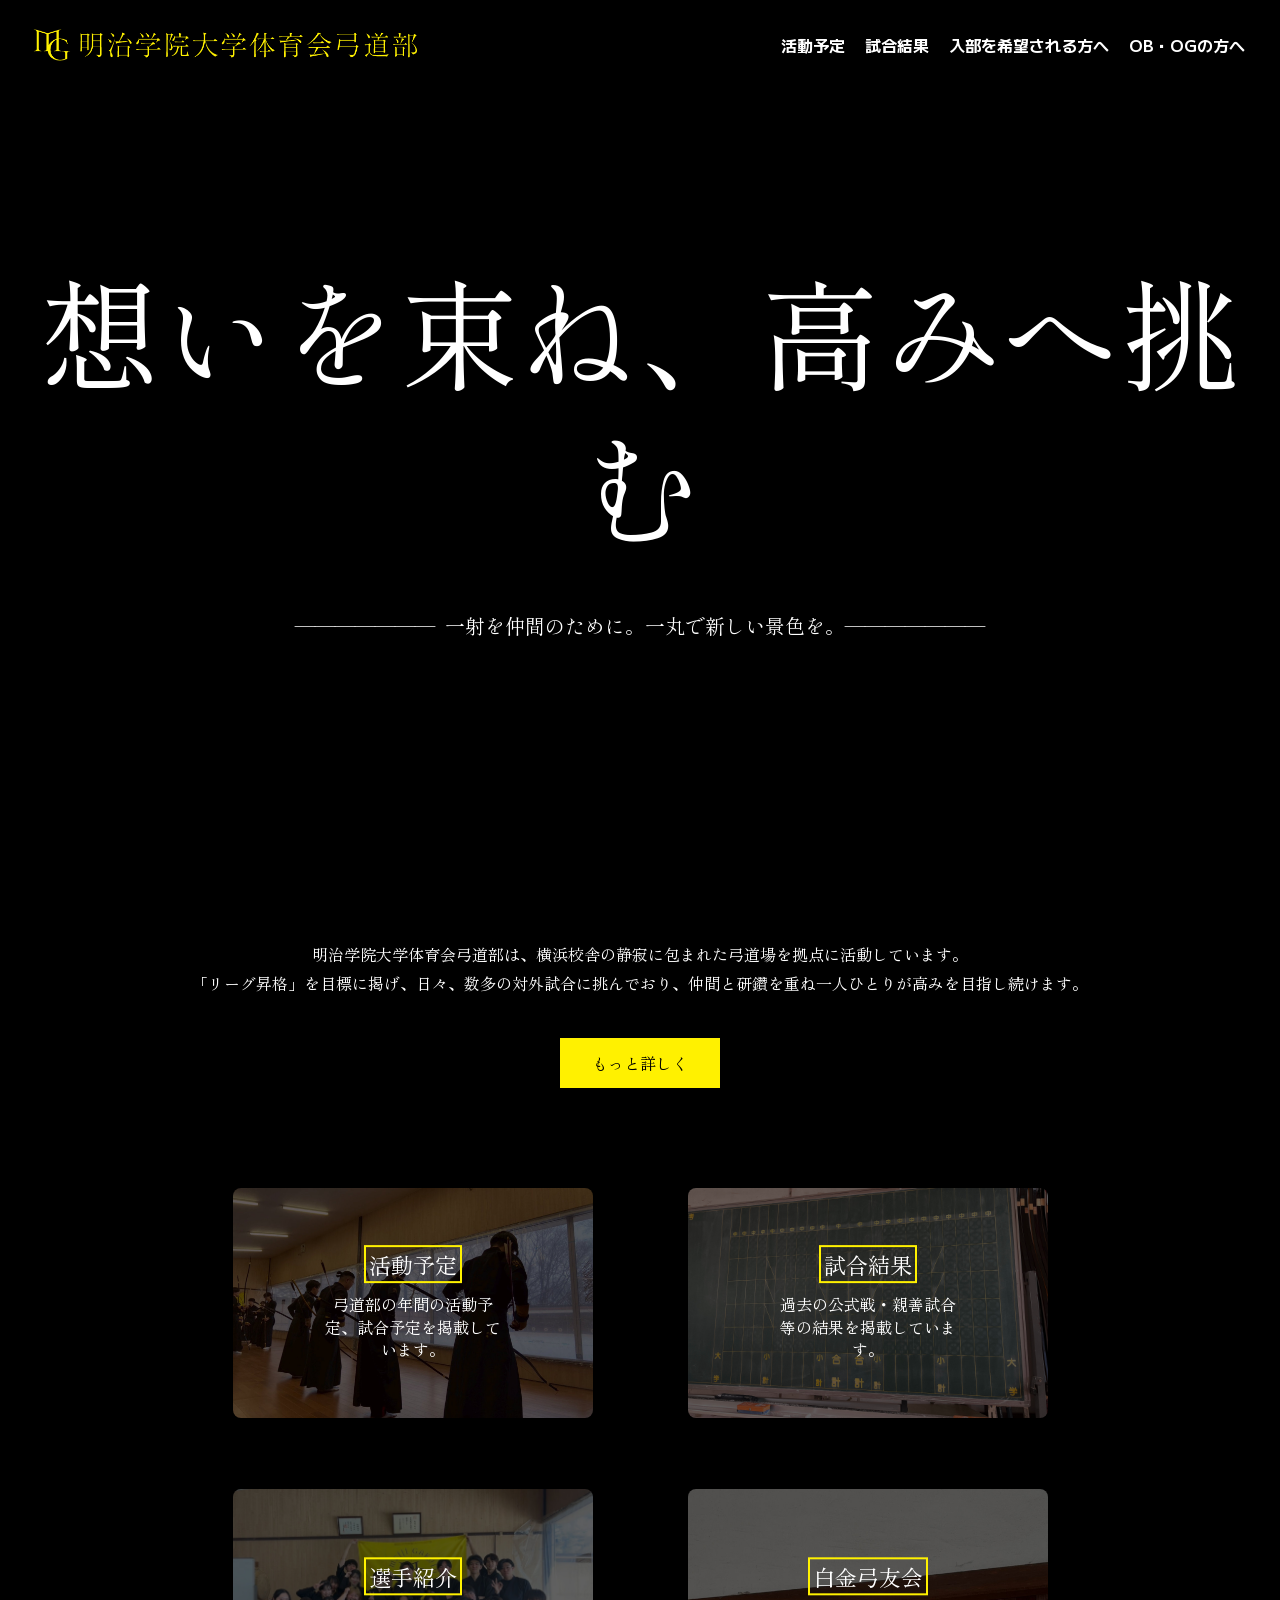
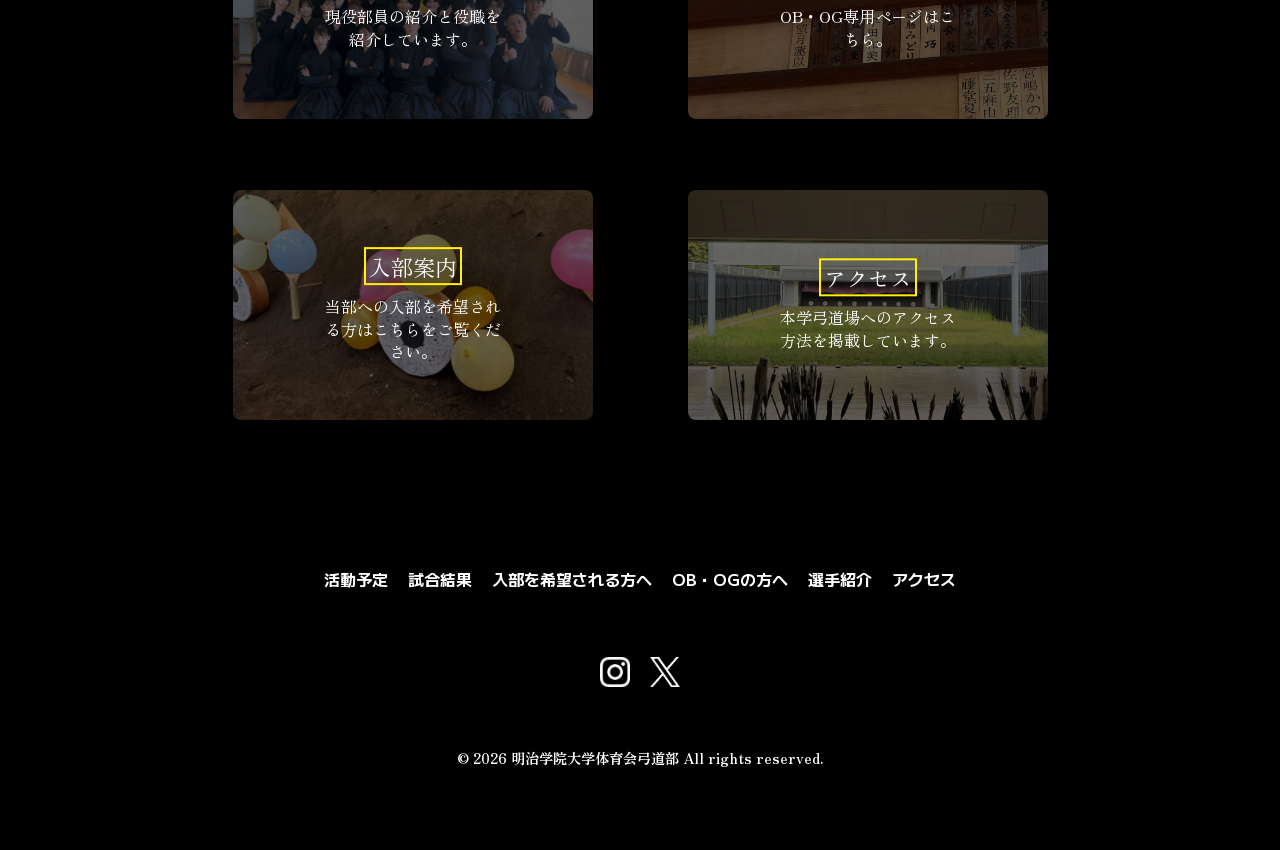
<file: index.html>
<!DOCTYPE html>
<html lang="ja">

<head>
    <meta charset="utf-8">
    <title>明治学院大学 体育会弓道部</title>
    <meta name="description" content="明治学院大学体育会弓道部の公式ホームページです！試合結果や試合予定、入部案内、部員紹介などを掲載しています。ぜひご覧ください！">
    <meta http-equiv="X-UA-Compatible" content="IE=edge">
    <meta name="viewport" content="width=device-width, initial-scale=1.0">
    <script src="./js/menu-button.js"></script>
    <link rel="icon" href="images/topicon.gif" sizes="16*16" type="image/gif" />
    <link rel="icon" href="images/topicon.gif" sizes="32*32" type="image/gif" />
    <link rel="icon" href="images/topicon.gif" sizes="48*48" type="image/gif" />
    <link rel="icon" href="images/topicon.gif" sizes="62*62" type="image/gif" />
    <link rel="shortcut icon" href="images/topicon.ico" type="image/x-icon" />
    <link rel="stylesheet" href="css/style.css" />
    <link href="./css/index.css" rel="stylesheet">
    <meta name="keywords" content="明治学院大学,明学,MG,MGU,弓道,弓道部,弓,都学,東京都学生弓道連盟,全日本学生弓道連盟,戸塚,白金,学生弓道,体育会" />
    <link rel="preconnect" href="https://fonts.googleapis.com">
    <link rel="preconnect" href="https://fonts.gstatic.com" crossorigin>
    <link href="https://fonts.googleapis.com/css2?family=M+PLUS+1:wght@100..900&display=swap" rel="stylesheet">
    <link href="https://fonts.googleapis.com/css2?family=M+PLUS+1:wght@100..900&family=Shippori+Mincho&display=swap" rel="stylesheet">
    <link href="https://fonts.googleapis.com/css2?family=M+PLUS+1:wght@100..900&family=Shippori+Mincho&family=Zen+Old+Mincho&display=swap" rel="stylesheet">
</head>

<body>
    <!-- ここからheader -->
    <header class="header">
        <div class="header-inner">
            <a class="header-logo" href="./index.html">
                <img src="./images/mainlogo.png" alt="明治学院大学体育会弓道部" > <!-- width="600" height="72"--> 
            </a>
            <button class="toggle-menu-button"></button>
            <div class="header-site-menu">
                <nav class="site-menu">
                    <ul>
                        <li><a href="./schedule.html">活動予定</a></li>
                        <li><a href="./result.html">試合結果</a></li>
                        <li><a href="./freshman.html">入部を希望される方へ</a></li>
                        <li><a href="./login.php">OB・OGの方へ</a></li>
                        <!-- <li><a href="./member.html">部員・部体制</a></li> -->
                        <!-- <li><a href="./access.html">アクセス</a></li> -->
                        <!-- <li><a href="./links.html">リンク集</a></li> -->
                    </ul>
                </nav>
            </div>
            <div id="mask"></div>
        </div>
    </header>
    <!-- ここまで -->

    <!-- ここからmain -->
    <main class="main">
        <div class="first-view">
            <div class="slide"></div>
            <div class="slide"></div>
            <div class="slide"></div>
            <div class="first-view-text">
                <h1>想いを束ね、高みへ挑む</h1>
                <p>———————&nbsp;&nbsp;一射を仲間のために。一丸で新しい景色を。———————</p>
            </div>
        </div>
        <div class="lead">
            <p>明治学院大学体育会弓道部は、横浜校舎の静寂に包まれた弓道場を拠点に活動しています。<br>「リーグ昇格」を目標に掲げ、日々、数多の対外試合に挑んでおり、仲間と研鑽を重ね一人ひとりが高みを目指し続けます。
            </p>
            <div class="link-button-area">
                <a class="link-button" href="about.html">もっと詳しく</a>
            </div>
        </div>
        <div class="jump">
            <ul class="jump-list">
                <li>
                    <a class="jump-button" href="./schedule.html">
                        <img src="./images/jump-schedule.jpg">
                        <div class="jump-text">
                            <dt>活動予定</dt>
                            <dd>弓道部の年間の活動予定、試合予定を掲載しています。</dd>
                        </div>
                    </a>
                </li>
                <li>
                    <a class="jump-button" href="./result.html">
                        <img src="./images/jump-result.jpg">
                        <div class="jump-text">
                            <dt>試合結果</dt>
                            <dd>過去の公式戦・親善試合等の結果を掲載しています。</dd>
                        </div>
                    </a>
                </li>
                <li>
                    <a class="jump-button" href="./member.html">
                        <img src="./images/jump-member.jpg">
                        <div class="jump-text">
                            <dt>選手紹介</dt>
                            <dd>現役部員の紹介と役職を紹介しています。</dd>
                        </div>
                    </a>
                </li>
                <li>
                    <a class="jump-button" href="./login.php">
                        <img src="./images/obog_main.jpg">
                        <div class="jump-text">
                            <dt>白金弓友会</dt>
                            <dd>OB・OG専用ページはこちら。</dd>
                        </div>
                    </a>
                </li>
                <li>
                    <a class="jump-button" href="./freshman.html">
                        <img src="./images/jump-freshman.jpg">
                        <div class="jump-text">
                            <dt>入部案内</dt>
                            <dd>当部への入部を希望される方はこちらをご覧ください。</dd>
                        </div>
                    </a>
                </li>
                <li>
                    <a class="jump-button" href="./access.html">
                        <img src="./images/jump-access.jpg">
                        <div class="jump-text">
                            <dt>アクセス</dt>
                            <dd>本学弓道場へのアクセス方法を掲載しています。</dd>
                        </div>
                    </a>
                </li>
                <!-- <li>
                    <a class="jump-button" href="">
                        <dt>リンク集</dt>
                        <dd>関連各団体のリンクを掲載しています。</dd>
                    </a>
                </li> -->
            </ul>
        </div>
    </main>
    <!-- ここまで -->

    <!-- ここからfooter -->
    <footer class="footer">
        <nav class="site-menu">
            <ul>
                <li><a href="./schedule.html">活動予定</a></li>
                <li><a href="./result.html">試合結果</a></li>
                <li><a href="./freshman.html">入部を希望される方へ</a></li>
                <li><a href="./login.php">OB・OGの方へ</a></li>
                <li><a href="./member.html">選手紹介</a></li>
                <li><a href="./access.html">アクセス</a></li>
                <!-- <li><a href="./links.html">リンク集</a></li> -->
            </ul>
            <ul class="sns-button">
                <li><a href="https://www.instagram.com/mgu_kyudo/" target="_blank"><img src="./images/Instagram_Glyph_White.png" alt="Instagram"></a></li>
                <li><a href="https://x.com/mg_kyudo" target="_blank"><img src="./images/logo-white.png" alt="X"></a></li>
            </ul>
        </nav>
        <p class="copyright"><small>&copy; 2026 明治学院大学体育会弓道部 All rights reserved.</small></p>
    </footer>
    <!-- ここまで -->
</body>

</html>
</file>
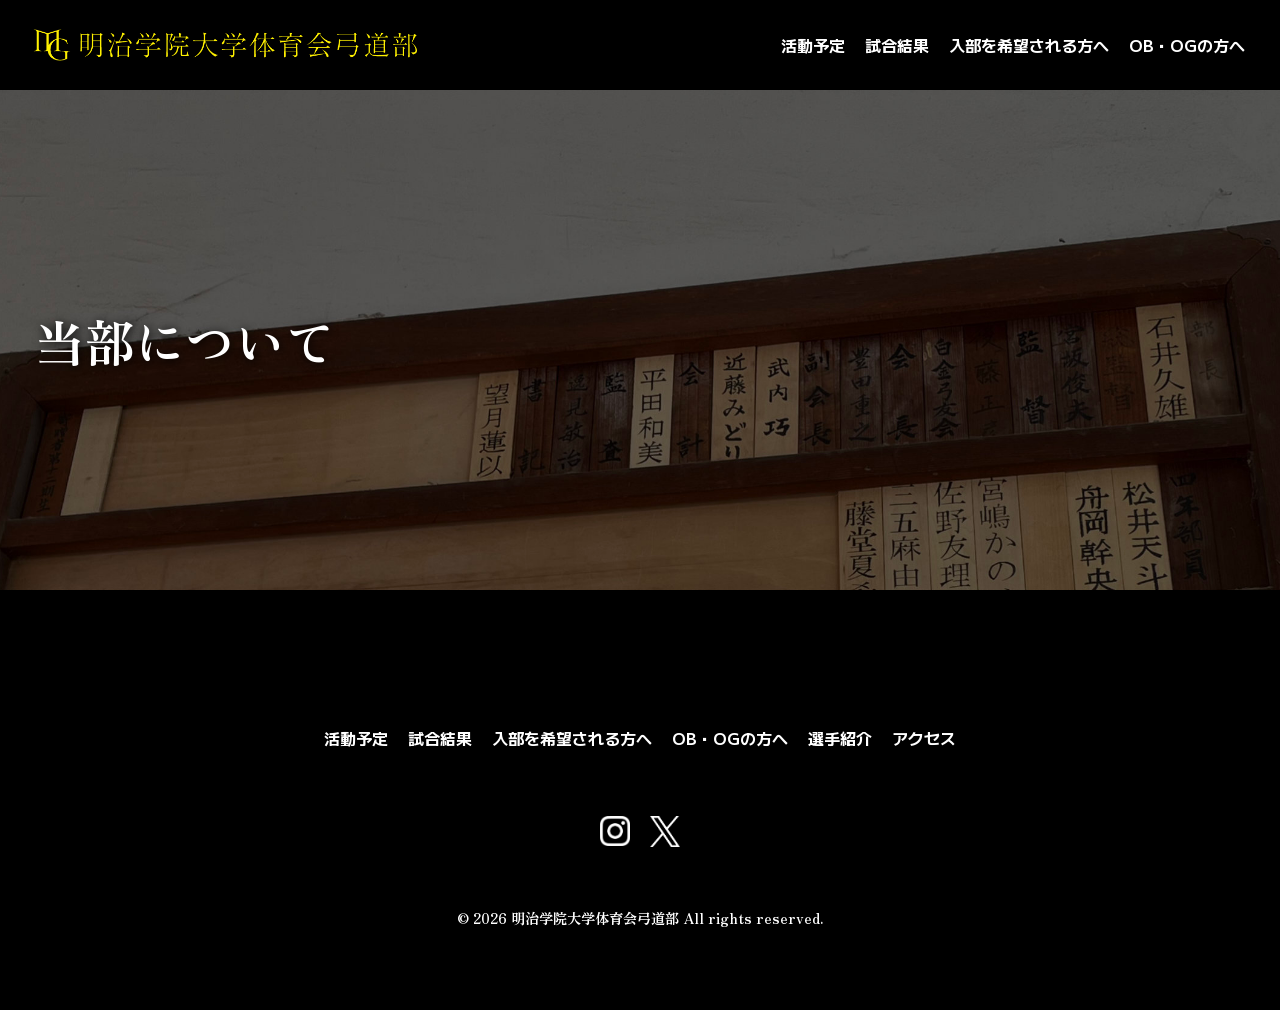
<file: about.html>
<!DOCTYPE html>
<html lang="ja">

<head>
    <meta charset="utf-8">
    <title>当部について</title>
    <meta name="description" content="明治学院大学体育会弓道部についてご紹介いたします。">
    <meta http-equiv="X-UA-Compatible" content="IE=edge">
    <meta name="viewport" content="width=device-width, initial-scale=1.0">
    <script src="./js/menu-button.js"></script>
    <link rel="icon" href="images/topicon.gif" sizes="16*16" type="image/gif" />
    <link rel="icon" href="images/topicon.gif" sizes="32*32" type="image/gif" />
    <link rel="icon" href="images/topicon.gif" sizes="48*48" type="image/gif" />
    <link rel="icon" href="images/topicon.gif" sizes="62*62" type="image/gif" />
    <link rel="shortcut icon" href="images/topicon.ico" type="image/x-icon" />
    <link rel="stylesheet" href="css/style.css" />
    <link href="./css/about.css" rel="stylesheet">
    <meta name="keywords" content="明治学院大学,明学,MG,MGU,弓道,弓道部,弓,都学,東京都学生弓道連盟,全日本学生弓道連盟,戸塚,白金,学生弓道,体育会" />
    <link rel="preconnect" href="https://fonts.googleapis.com">
    <link rel="preconnect" href="https://fonts.gstatic.com" crossorigin>
    <link href="https://fonts.googleapis.com/css2?family=M+PLUS+1:wght@100..900&display=swap" rel="stylesheet">
    <link href="https://fonts.googleapis.com/css2?family=M+PLUS+1:wght@100..900&family=Shippori+Mincho&display=swap" rel="stylesheet">
    <link href="https://fonts.googleapis.com/css2?family=M+PLUS+1:wght@100..900&family=Shippori+Mincho&family=Zen+Old+Mincho&display=swap" rel="stylesheet">
</head>

<body>
    <!-- ここからheader -->
    <header class="header">
        <div class="header-inner">
            <a class="header-logo" href="./index.html">
                <img src="./images/mainlogo.png" alt="明治学院大学体育会弓道部" > <!-- width="600" height="72"--> 
            </a>
            <button class="toggle-menu-button"></button>
            <div class="header-site-menu">
                <nav class="site-menu">
                    <ul>
                        <li><a href="./schedule.html">活動予定</a></li>
                        <li><a href="./result.html">試合結果</a></li>
                        <li><a href="./freshman.html">入部を希望される方へ</a></li>
                        <li><a href="./login.php">OB・OGの方へ</a></li>
                    </ul>
                </nav>
            </div>
            <div id="mask"></div>
        </div>
    </header>
    <!-- ここまで -->

    <!-- ここからmain -->
    <main class="main">
      <div class="title">
        <h1>当部について</h1>
      </div>
    </main>
    <!-- ここまで -->

    <!-- ここからfooter -->
    <footer class="footer">
        <nav class="site-menu">
            <ul>
                <li><a href="./schedule.html">活動予定</a></li>
                <li><a href="./result.html">試合結果</a></li>
                <li><a href="./freshman.html">入部を希望される方へ</a></li>
                <li><a href="./login.php">OB・OGの方へ</a></li>
                <li><a href="./member.html">選手紹介</a></li>
                <li><a href="./access.html">アクセス</a></li>
            </ul>
            <ul class="sns-button">
                <li><a href="https://www.instagram.com/mgu_kyudo/" target="_blank"><img src="./images/Instagram_Glyph_White.png" alt="Instagram"></a></li>
                <li><a href="https://x.com/mg_kyudo" target="_blank"><img src="./images/logo-white.png" alt="X"></a></li>
            </ul>
        </nav>
        <p class="copyright"><small>&copy; 2026 明治学院大学体育会弓道部 All rights reserved.</small></p>
    </footer>
    <!-- ここまで -->
</body>

</html>
</file>
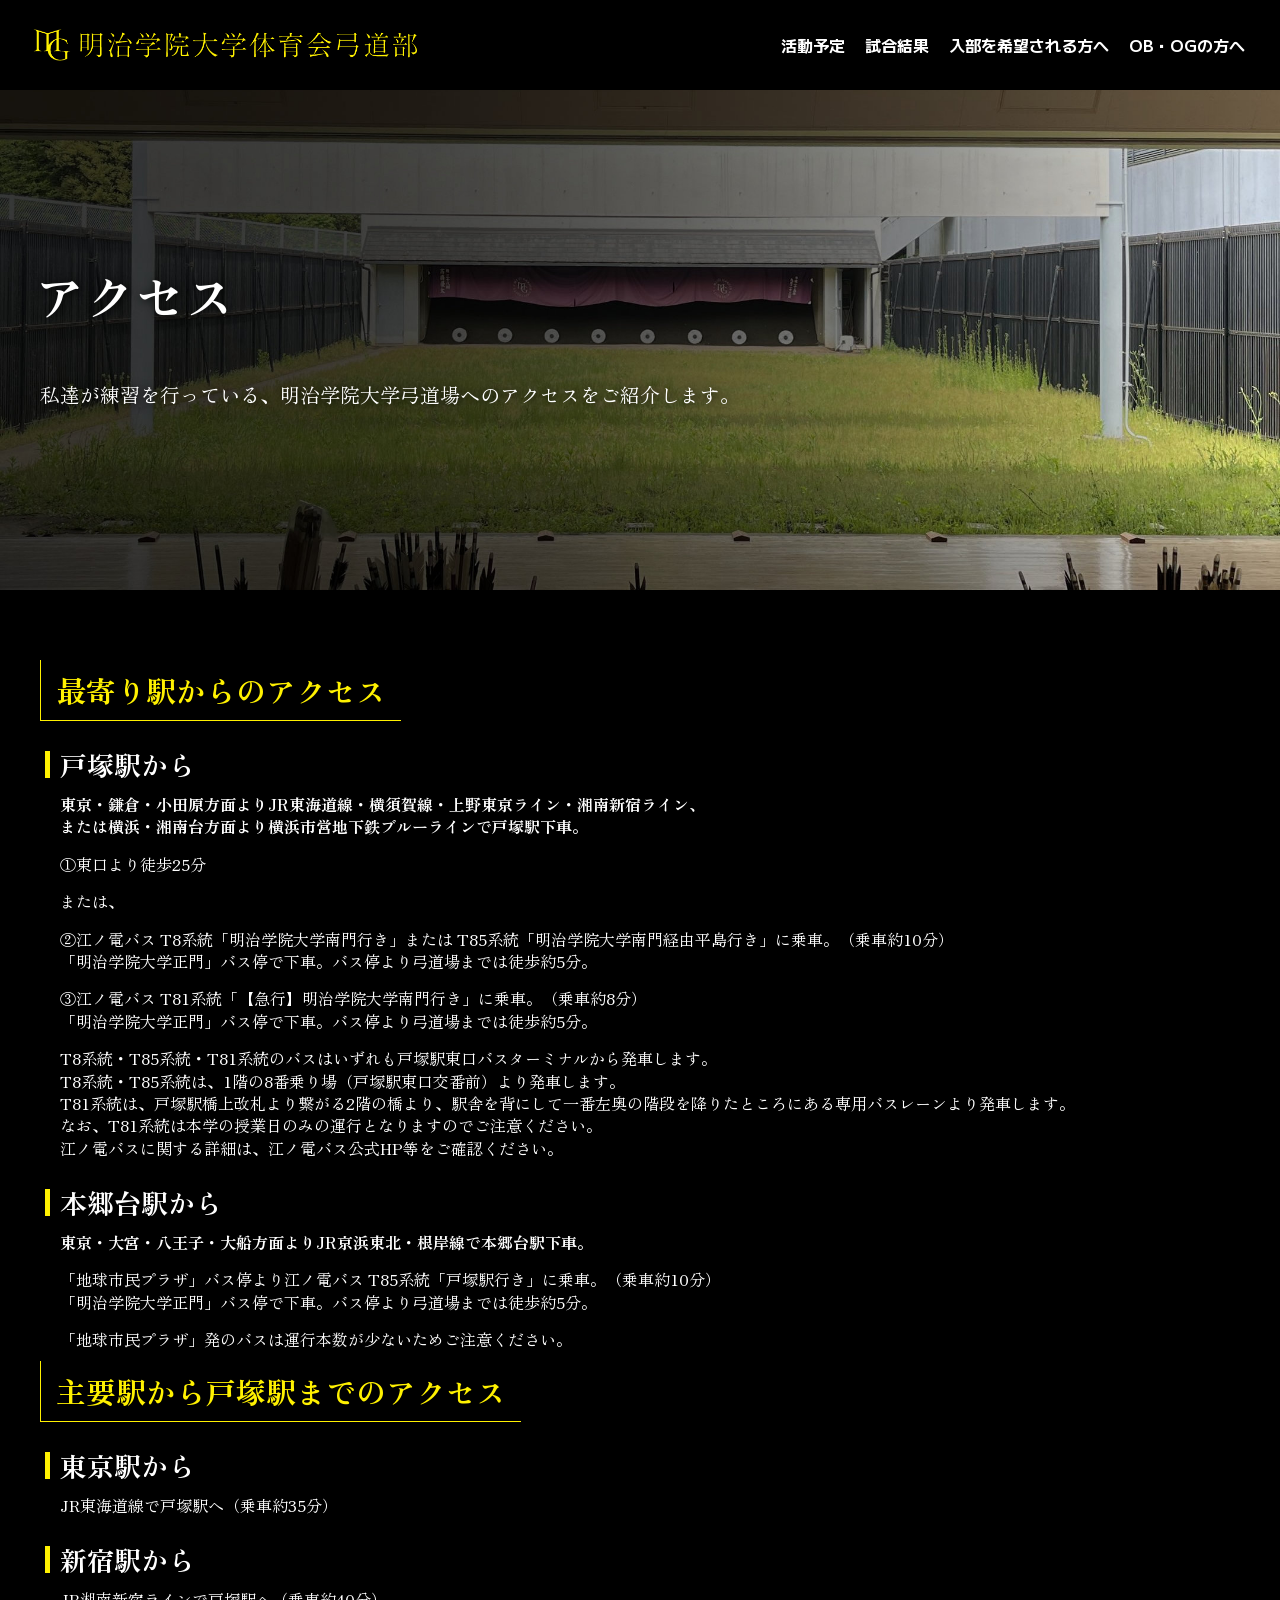
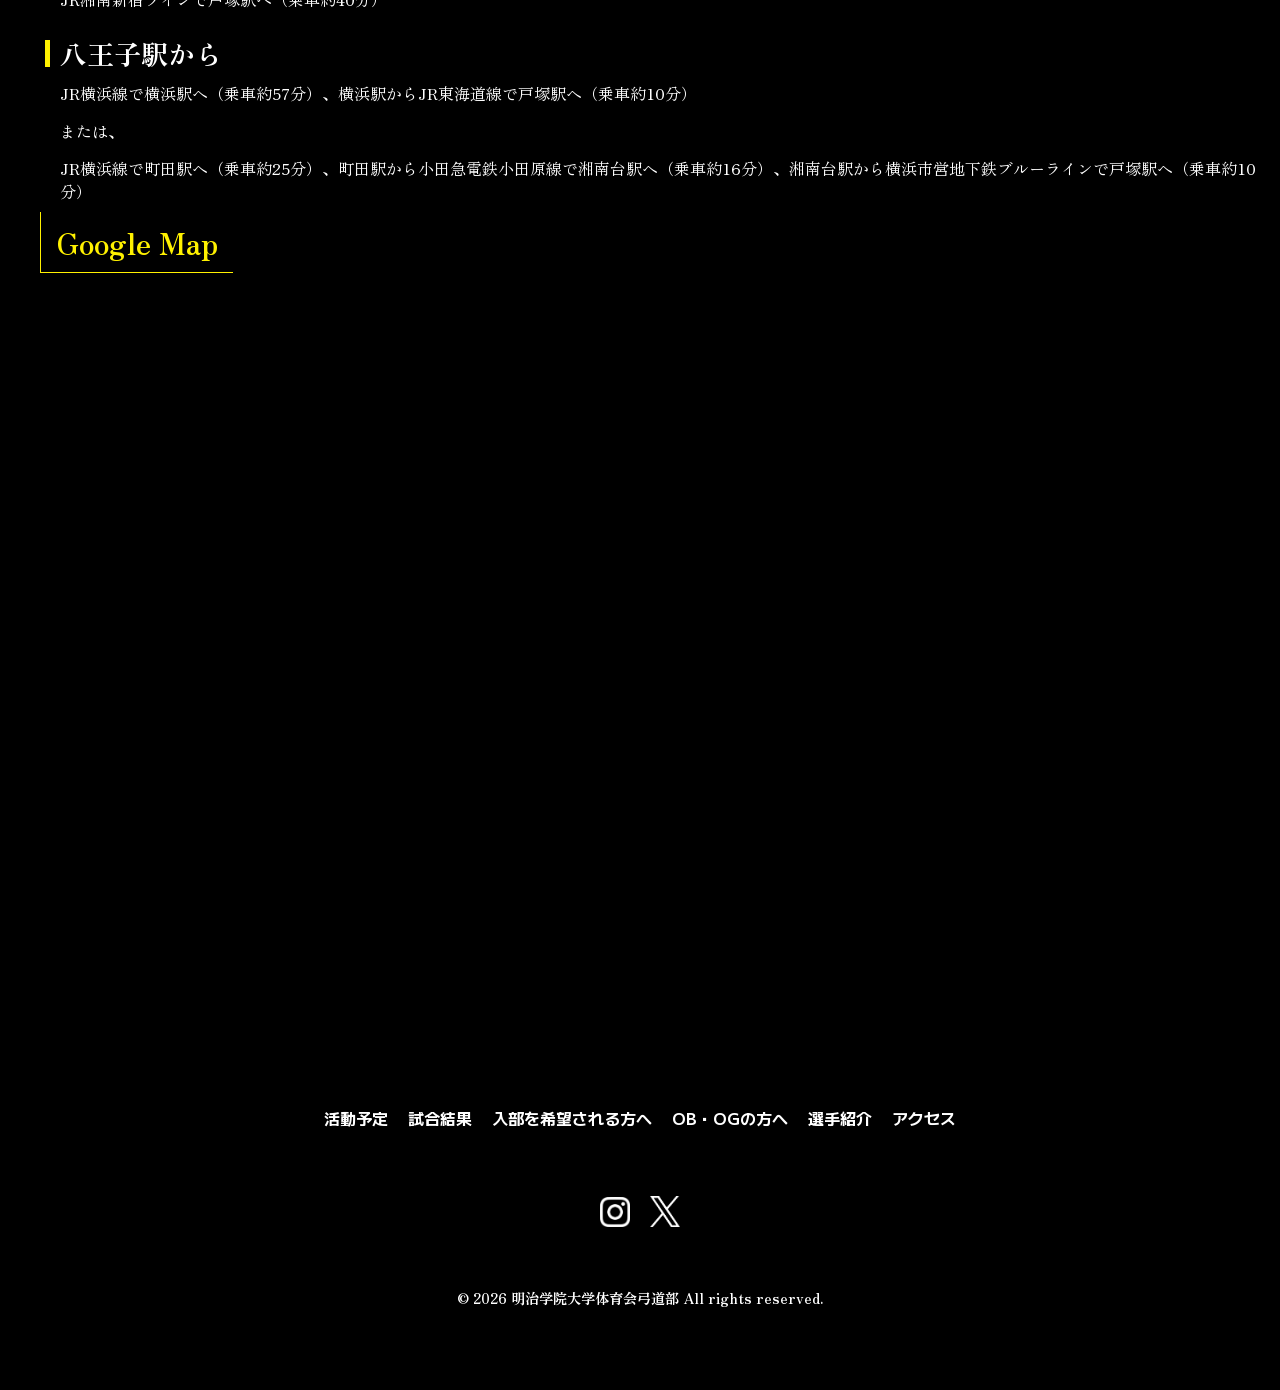
<file: access.html>
<!DOCTYPE html>
<html lang="ja">

<head>
    <meta charset="utf-8">
    <title>アクセス</title>
    <meta name="description" content="明治学院大学の横浜キャンパスに位置する、本学弓道場へのアクセスを掲載しています。ぜひご確認ください。">
    <meta http-equiv="X-UA-Compatible" content="IE=edge">
    <meta name="viewport" content="width=device-width, initial-scale=1.0">
    <script src="./js/menu-button.js"></script>
    <link rel="icon" href="images/topicon.gif" sizes="16*16" type="image/gif" />
    <link rel="icon" href="images/topicon.gif" sizes="32*32" type="image/gif" />
    <link rel="icon" href="images/topicon.gif" sizes="48*48" type="image/gif" />
    <link rel="icon" href="images/topicon.gif" sizes="62*62" type="image/gif" />
    <link rel="shortcut icon" href="images/topicon.ico" type="image/x-icon" />
    <link rel="stylesheet" href="css/style.css" />
    <link href="./css/access.css" rel="stylesheet">
    <meta name="keywords" content="明治学院大学,明学,MG,MGU,弓道,弓道部,弓,都学,東京都学生弓道連盟,全日本学生弓道連盟,戸塚,白金,学生弓道,体育会" />
    <link rel="preconnect" href="https://fonts.googleapis.com">
    <link rel="preconnect" href="https://fonts.gstatic.com" crossorigin>
    <link href="https://fonts.googleapis.com/css2?family=M+PLUS+1:wght@100..900&display=swap" rel="stylesheet">
    <link href="https://fonts.googleapis.com/css2?family=M+PLUS+1:wght@100..900&family=Shippori+Mincho&display=swap" rel="stylesheet">
    <link href="https://fonts.googleapis.com/css2?family=M+PLUS+1:wght@100..900&family=Shippori+Mincho&family=Zen+Old+Mincho&display=swap" rel="stylesheet">
</head>

<body>
    <!-- ここからheader -->
    <header class="header">
        <div class="header-inner">
            <a class="header-logo" href="./index.html">
                <img src="./images/mainlogo.png" alt="明治学院大学体育会弓道部" > <!-- width="600" height="72"--> 
            </a>
            <button class="toggle-menu-button"></button>
            <div class="header-site-menu">
                <nav class="site-menu">
                    <ul>
                        <li><a href="./schedule.html">活動予定</a></li>
                        <li><a href="./result.html">試合結果</a></li>
                        <li><a href="./freshman.html">入部を希望される方へ</a></li>
                        <li><a href="./login.php">OB・OGの方へ</a></li>
                    </ul>
                </nav>
            </div>
            <div id="mask"></div>
        </div>
    </header>
    <!-- ここまで -->

    <!-- ここからmain -->
    <main class="main">
        <div class="title">
        <h1>アクセス</h1>
        <p>私達が練習を行っている、明治学院大学弓道場へのアクセスをご紹介します。</p>
        </div>
        <div class="intro">
        <h2>最寄り駅からのアクセス</h2>
        <h3>戸塚駅から</h3>
        <h4>東京・鎌倉・小田原方面よりJR東海道線・横須賀線・上野東京ライン・湘南新宿ライン、<br>または横浜・湘南台方面より横浜市営地下鉄ブルーラインで戸塚駅下車。</h4>
        <p>①東口より徒歩25分</p>
        <p>または、</p>
        <p>②江ノ電バス T8系統「明治学院大学南門行き」または T85系統「明治学院大学南門経由平島行き」に乗車。（乗車約10分）<br>「明治学院大学正門」バス停で下車。バス停より弓道場までは徒歩約5分。</p>
        <p>③江ノ電バス T81系統「【急行】明治学院大学南門行き」に乗車。（乗車約8分）<br>「明治学院大学正門」バス停で下車。バス停より弓道場までは徒歩約5分。</p>
        <p>T8系統・T85系統・T81系統のバスはいずれも戸塚駅東口バスターミナルから発車します。<br>T8系統・T85系統は、1階の8番乗り場（戸塚駅東口交番前）より発車します。<br>T81系統は、戸塚駅橋上改札より繋がる2階の橋より、駅舎を背にして一番左奥の階段を降りたところにある専用バスレーンより発車します。<br>なお、T81系統は本学の授業日のみの運行となりますのでご注意ください。<br>江ノ電バスに関する詳細は、江ノ電バス公式HP等をご確認ください。</p>
        <h3>本郷台駅から</h3>
        <h4>東京・大宮・八王子・大船方面よりJR京浜東北・根岸線で本郷台駅下車。</h4>
        <p>「地球市民プラザ」バス停より江ノ電バス T85系統「戸塚駅行き」に乗車。（乗車約10分）<br>「明治学院大学正門」バス停で下車。バス停より弓道場までは徒歩約5分。</p>
        <p>「地球市民プラザ」発のバスは運行本数が少ないためご注意ください。</p>
        <h2>主要駅から戸塚駅までのアクセス</h2>
        <h3>東京駅から</h3>
        <p>JR東海道線で戸塚駅へ（乗車約35分）</p>
        <h3>新宿駅から</h3>
        <p>JR湘南新宿ラインで戸塚駅へ（乗車約40分）</p>
        <h3>八王子駅から</h3>
        <p>JR横浜線で横浜駅へ（乗車約57分）、横浜駅からJR東海道線で戸塚駅へ（乗車約10分）</p>
        <p>または、</p>
        <p>JR横浜線で町田駅へ（乗車約25分）、町田駅から小田急電鉄小田原線で湘南台駅へ（乗車約16分）、湘南台駅から横浜市営地下鉄ブルーラインで戸塚駅へ（乗車約10分）</p>
        <h2>Google Map</h2>
        <div class="map">
          <iframe src="https://www.google.com/maps/embed?pb=!1m18!1m12!1m3!1d5715.3968492795775!2d139.54128205640635!3d35.39249835520231!2m3!1f0!2f0!3f0!3m2!1i1024!2i768!4f13.1!3m3!1m2!1s0x60185ab8e61aaae5%3A0x5c433e4b57012199!2z5piO5rK75a2m6Zmi5aSn5a2m5byT6YGT5aC0!5e1!3m2!1sja!2sjp!4v1772422637889!5m2!1sja!2sjp" width="600" height="450" style="border:0;" allowfullscreen="" loading="lazy" referrerpolicy="no-referrer-when-downgrade"></iframe>
        </div>
      </div>
    </main>
    <!-- ここまで -->

    <!-- ここからfooter -->
    <footer class="footer">
        <nav class="site-menu">
            <ul>
                <li><a href="./schedule.html">活動予定</a></li>
                <li><a href="./result.html">試合結果</a></li>
                <li><a href="./freshman.html">入部を希望される方へ</a></li>
                <li><a href="./login.php">OB・OGの方へ</a></li>
                <li><a href="./member.html">選手紹介</a></li>
                <li><a href="./access.html">アクセス</a></li>
            </ul>
            <ul class="sns-button">
                <li><a href="https://www.instagram.com/mgu_kyudo/" target="_blank"><img src="./images/Instagram_Glyph_White.png" alt="Instagram"></a></li>
                <li><a href="https://x.com/mg_kyudo" target="_blank"><img src="./images/logo-white.png" alt="X"></a></li>
            </ul>
        </nav>
        <p class="copyright"><small>&copy; 2026 明治学院大学体育会弓道部 All rights reserved.</small></p>
    </footer>
    <!-- ここまで -->
</body>

</html>
</file>
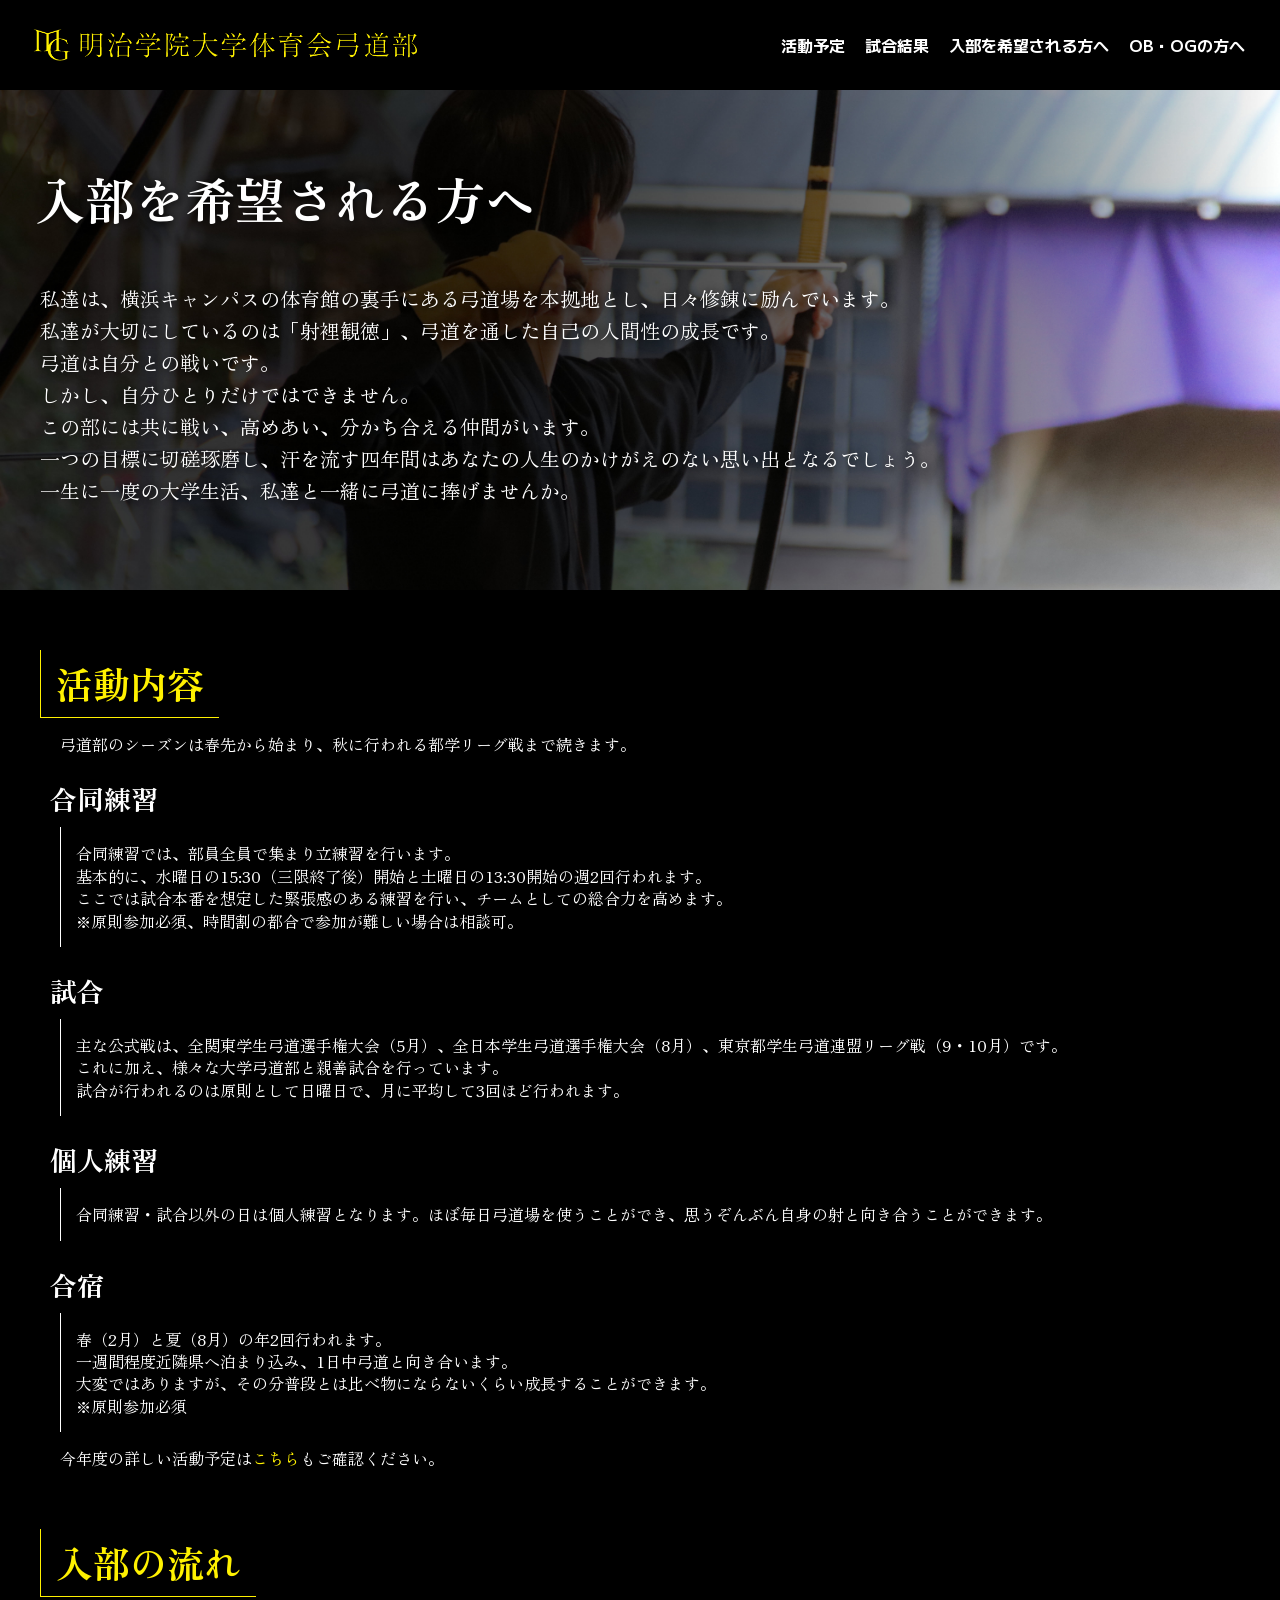
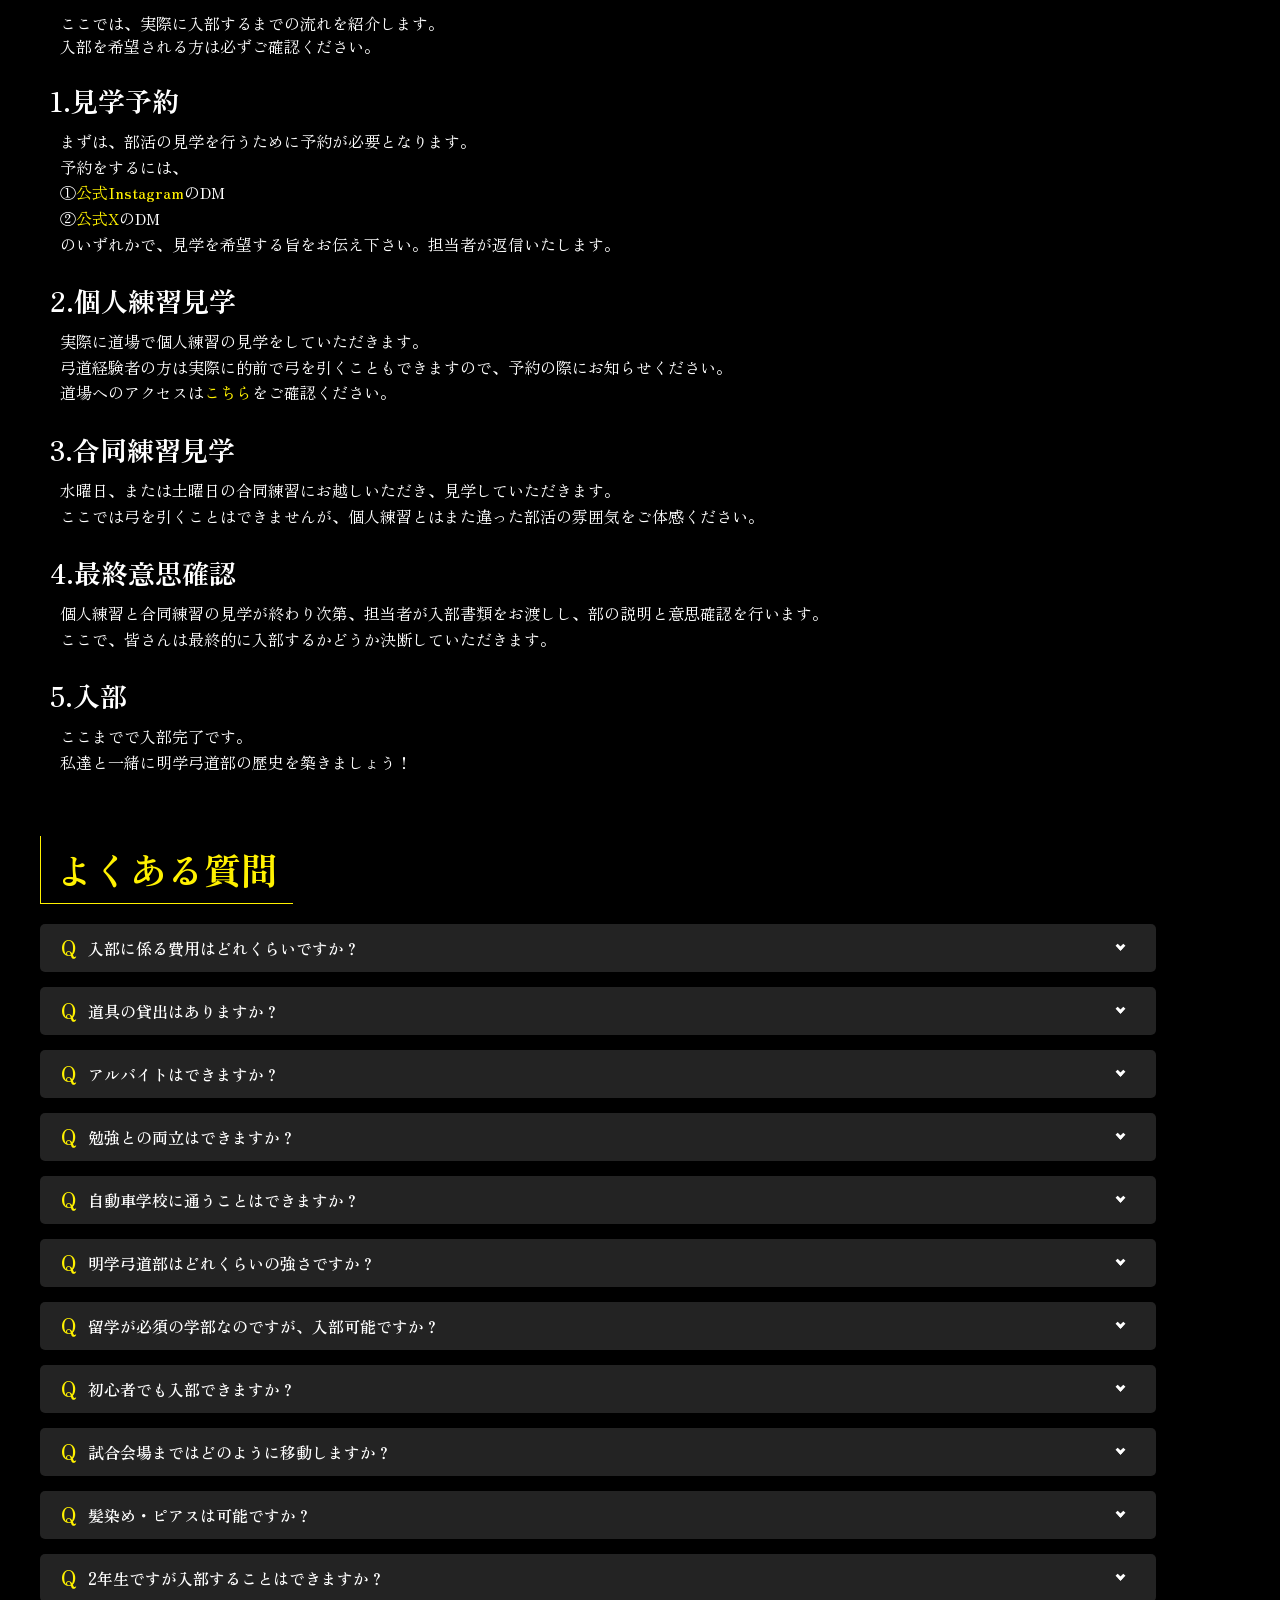
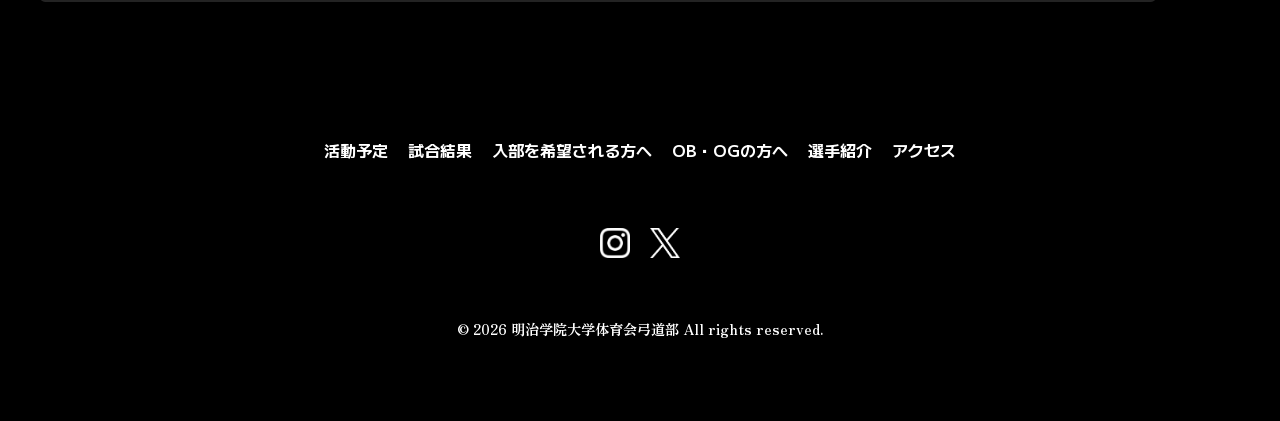
<file: freshman.html>
<!DOCTYPE html>
<html lang="ja">

<head>
    <meta charset="utf-8">
    <title>入部を希望される方へ</title>
    <meta name="description" content="新入生の皆さん、ご入学おめでとうございます！明治学院大学体育会弓道部への入部を希望される方は、このページをご覧ください。">
    <meta http-equiv="X-UA-Compatible" content="IE=edge">
    <meta name="viewport" content="width=device-width, initial-scale=1.0">
    <script src="./js/menu-button.js"></script>
    <link rel="icon" href="images/topicon.gif" sizes="16*16" type="image/gif" />
    <link rel="icon" href="images/topicon.gif" sizes="32*32" type="image/gif" />
    <link rel="icon" href="images/topicon.gif" sizes="48*48" type="image/gif" />
    <link rel="icon" href="images/topicon.gif" sizes="62*62" type="image/gif" />
    <link rel="shortcut icon" href="images/topicon.ico" type="image/x-icon" />
    <link rel="stylesheet" href="css/style.css" />
    <link href="./css/freshman.css" rel="stylesheet">
    <meta name="keywords" content="明治学院大学,明学,MG,MGU,弓道,弓道部,弓,都学,東京都学生弓道連盟,全日本学生弓道連盟,戸塚,白金,学生弓道,体育会" />
    <link rel="preconnect" href="https://fonts.googleapis.com">
    <link rel="preconnect" href="https://fonts.gstatic.com" crossorigin>
    <link href="https://fonts.googleapis.com/css2?family=M+PLUS+1:wght@100..900&display=swap" rel="stylesheet">
    <link href="https://fonts.googleapis.com/css2?family=M+PLUS+1:wght@100..900&family=Shippori+Mincho&display=swap" rel="stylesheet">
    <link href="https://fonts.googleapis.com/css2?family=M+PLUS+1:wght@100..900&family=Shippori+Mincho&family=Zen+Old+Mincho&display=swap" rel="stylesheet">
</head>

<body>
    <!-- ここからheader -->
    <header class="header">
        <div class="header-inner">
            <a class="header-logo" href="./index.html">
                <img src="./images/mainlogo.png" alt="明治学院大学体育会弓道部" > <!-- width="600" height="72"--> 
            </a>
            <button class="toggle-menu-button"></button>
            <div class="header-site-menu">
                <nav class="site-menu">
                    <ul>
                        <li><a href="./schedule.html">活動予定</a></li>
                        <li><a href="./result.html">試合結果</a></li>
                        <li><a href="./freshman.html">入部を希望される方へ</a></li>
                        <li><a href="./login.php">OB・OGの方へ</a></li>
                    </ul>
                </nav>
            </div>
            <div id="mask"></div>
        </div>
    </header>
    <!-- ここまで -->

    <!-- ここからmain -->
    <main class="main">
      <div class="title">
        <h1>入部を希望される方へ</h1>
        <p>私達は、横浜キャンパスの体育館の裏手にある弓道場を本拠地とし、日々修錬に励んでいます。<br>私達が大切にしているのは「射裡観徳」、弓道を通した自己の人間性の成長です。<br>弓道は自分との戦いです。<br>しかし、自分ひとりだけではできません。<br>この部には共に戦い、高めあい、分かち合える仲間がいます。<br>一つの目標に切磋琢磨し、汗を流す四年間はあなたの人生のかけがえのない思い出となるでしょう。<br>一生に一度の大学生活、私達と一緒に弓道に捧げませんか。</p>
      </div>
      <div class="intro">
        <h2>活動内容</h2>
        <h4>弓道部のシーズンは春先から始まり、秋に行われる都学リーグ戦まで続きます。</h4>
        <h3>合同練習</h3>
        <p>合同練習では、部員全員で集まり立練習を行います。<br>基本的に、水曜日の15:30（三限終了後）開始と土曜日の13:30開始の週2回行われます。<br>ここでは試合本番を想定した緊張感のある練習を行い、チームとしての総合力を高めます。<br>※原則参加必須、時間割の都合で参加が難しい場合は相談可。</p>
        <h3>試合</h3>
        <p>主な公式戦は、全関東学生弓道選手権大会（5月）、全日本学生弓道選手権大会（8月）、東京都学生弓道連盟リーグ戦（9・10月）です。<br>これに加え、様々な大学弓道部と親善試合を行っています。<br>試合が行われるのは原則として日曜日で、月に平均して3回ほど行われます。</p>
        <h3>個人練習</h3>
        <p>合同練習・試合以外の日は個人練習となります。ほぼ毎日弓道場を使うことができ、思うぞんぶん自身の射と向き合うことができます。</p>
        <h3>合宿</h3>
        <p>春（2月）と夏（8月）の年2回行われます。<br>一週間程度近隣県へ泊まり込み、1日中弓道と向き合います。<br>大変ではありますが、その分普段とは比べ物にならないくらい成長することができます。<br>※原則参加必須</p>
        <h4>今年度の詳しい活動予定は<a href="./schedule.html" class="link">こちら</a>もご確認ください。</h4>
      </div>
      <div class="entry">
        <h2>入部の流れ</h2>
        <h4>ここでは、実際に入部するまでの流れを紹介します。<br>入部を希望される方は必ずご確認ください。</h4>
        <h3>1.見学予約</h3>
        <p>まずは、部活の見学を行うために予約が必要となります。<br>予約をするには、<br>①<a href="https://www.instagram.com/mgu_kyudo/" target="_blank" class="link">公式Instagram</a>のDM<br>②<a href="https://x.com/mg_kyudo" target="_blank" class="link">公式X</a>のDM<br>のいずれかで、見学を希望する旨をお伝え下さい。担当者が返信いたします。</p>
        <h3>2.個人練習見学</h3>
        <p>実際に道場で個人練習の見学をしていただきます。<br>弓道経験者の方は実際に的前で弓を引くこともできますので、予約の際にお知らせください。<br>道場へのアクセスは<a href="./access.html" class="link">こちら</a>をご確認ください。</p>
        <h3>3.合同練習見学</h3>
        <p>水曜日、または土曜日の合同練習にお越しいただき、見学していただきます。<br>ここでは弓を引くことはできませんが、個人練習とはまた違った部活の雰囲気をご体感ください。</p>
        <h3>4.最終意思確認</h3>
        <p>個人練習と合同練習の見学が終わり次第、担当者が入部書類をお渡しし、部の説明と意思確認を行います。<br>ここで、皆さんは最終的に入部するかどうか決断していただきます。</p>
        <h3>5.入部</h3>
        <p>ここまでで入部完了です。<br>私達と一緒に明学弓道部の歴史を築きましょう！</p>
      </div>
      <div class="question">
        <h2>よくある質問</h2>
        <details class="qa">
          <summary>入部に係る費用はどれくらいですか？</summary>
          <p>初期の道具代として、未経験者は約10万円、経験者は約3万円が必要となります。<br>また、合宿費は1回あたり約5万円、そのほかに部費や登録費等で年間約2万円がかかります。<br>なお、弓は部で所有しているものを使用できますので、ご安心ください。</p>
        </details>
        <details class="qa">
          <summary>道具の貸出はありますか？</summary>
          <p>弓については、部で所有しているものを使用可能です。<br>その他の道具については、原則として各自でご用意いただいていますが、購入の際は上級生が一緒に選び、購入までサポートしますので、初めての方でもご安心ください。</p>
        </details>
        <details class="qa">
          <summary>アルバイトはできますか？</summary>
          <p>可能です。実際に、現在の部員の多くが週2日程度アルバイトをしています。</p>
        </details>
        <details class="qa">
          <summary>勉強との両立はできますか？</summary>
          <p>もちろん可能です。テスト期間中は試験に専念してもらっており、学業を最優先に考えた活動を行っています。</p>
        </details>
        <details class="qa">
          <summary>自動車学校に通うことはできますか？</summary>
          <p>可能です。実際に、在学中に自動車学校に通い、免許を取得した部員もいます。<br>ただし、夏休みは活動が多いため、合宿免許への参加については主将と相談の上での判断となります。</p>
        </details>
        <details class="qa">
          <summary>明学弓道部はどれくらいの強さですか？</summary>
          <p>当部は東京都学生弓道連盟に所属しており、<br>男子はⅢ部、女子はⅣ部に所属しています。</p>
        </details>
        <details class="qa">
          <summary>留学が必須の学部なのですが、入部可能ですか？</summary>
          <p>もちろんです。実際に、国際経営学科に所属し、2年次に留学を経験した部員が在籍しています。</p>
        </details>
        <details class="qa">
          <summary>初心者でも入部できますか？</summary>
          <p>もちろんです。現在の部員の約3割以上は、大学から弓道を始めています。</p>
        </details>
        <details class="qa">
          <summary>試合会場まではどのように移動しますか？</summary>
          <p>基本的に現地集合となります。<br>多くの試合は東京近郊で開催されるため、公共交通機関を利用して各自で移動します。</p>
        </details>
        <details class="qa">
          <summary>髪染め・ピアスは可能ですか？</summary>
          <p>可能です。<br>ただし、ピアスについては、練習・試合時にはテープで隠していただきます。</p>
        </details>
        <details class="qa">
          <summary>2年生ですが入部することはできますか？</summary>
          <p>申し訳ありませんが、2年次以降の入部はお断りしております。<br>入部を希望される方は、1年次の入部期間中に手続きを行ってください。</p>
        </details>
        <!-- <details class="qa">
          <summary></summary>
          <p></p>
        </details> -->
      </div>
    </main>
    <!-- ここまで -->

    <!-- ここからfooter -->
    <footer class="footer">
        <nav class="site-menu">
            <ul>
                <li><a href="./schedule.html">活動予定</a></li>
                <li><a href="./result.html">試合結果</a></li>
                <li><a href="./freshman.html">入部を希望される方へ</a></li>
                <li><a href="./login.php">OB・OGの方へ</a></li>
                <li><a href="./member.html">選手紹介</a></li>
                <li><a href="./access.html">アクセス</a></li>
            </ul>
            <ul class="sns-button">
                <li><a href="https://www.instagram.com/mgu_kyudo/" target="_blank"><img src="./images/Instagram_Glyph_White.png" alt="Instagram"></a></li>
                <li><a href="https://x.com/mg_kyudo" target="_blank"><img src="./images/logo-white.png" alt="X"></a></li>
            </ul>
        </nav>
        <p class="copyright"><small>&copy; 2026 明治学院大学体育会弓道部 All rights reserved.</small></p>
    </footer>
    <!-- ここまで -->
</body>

</html>
</file>
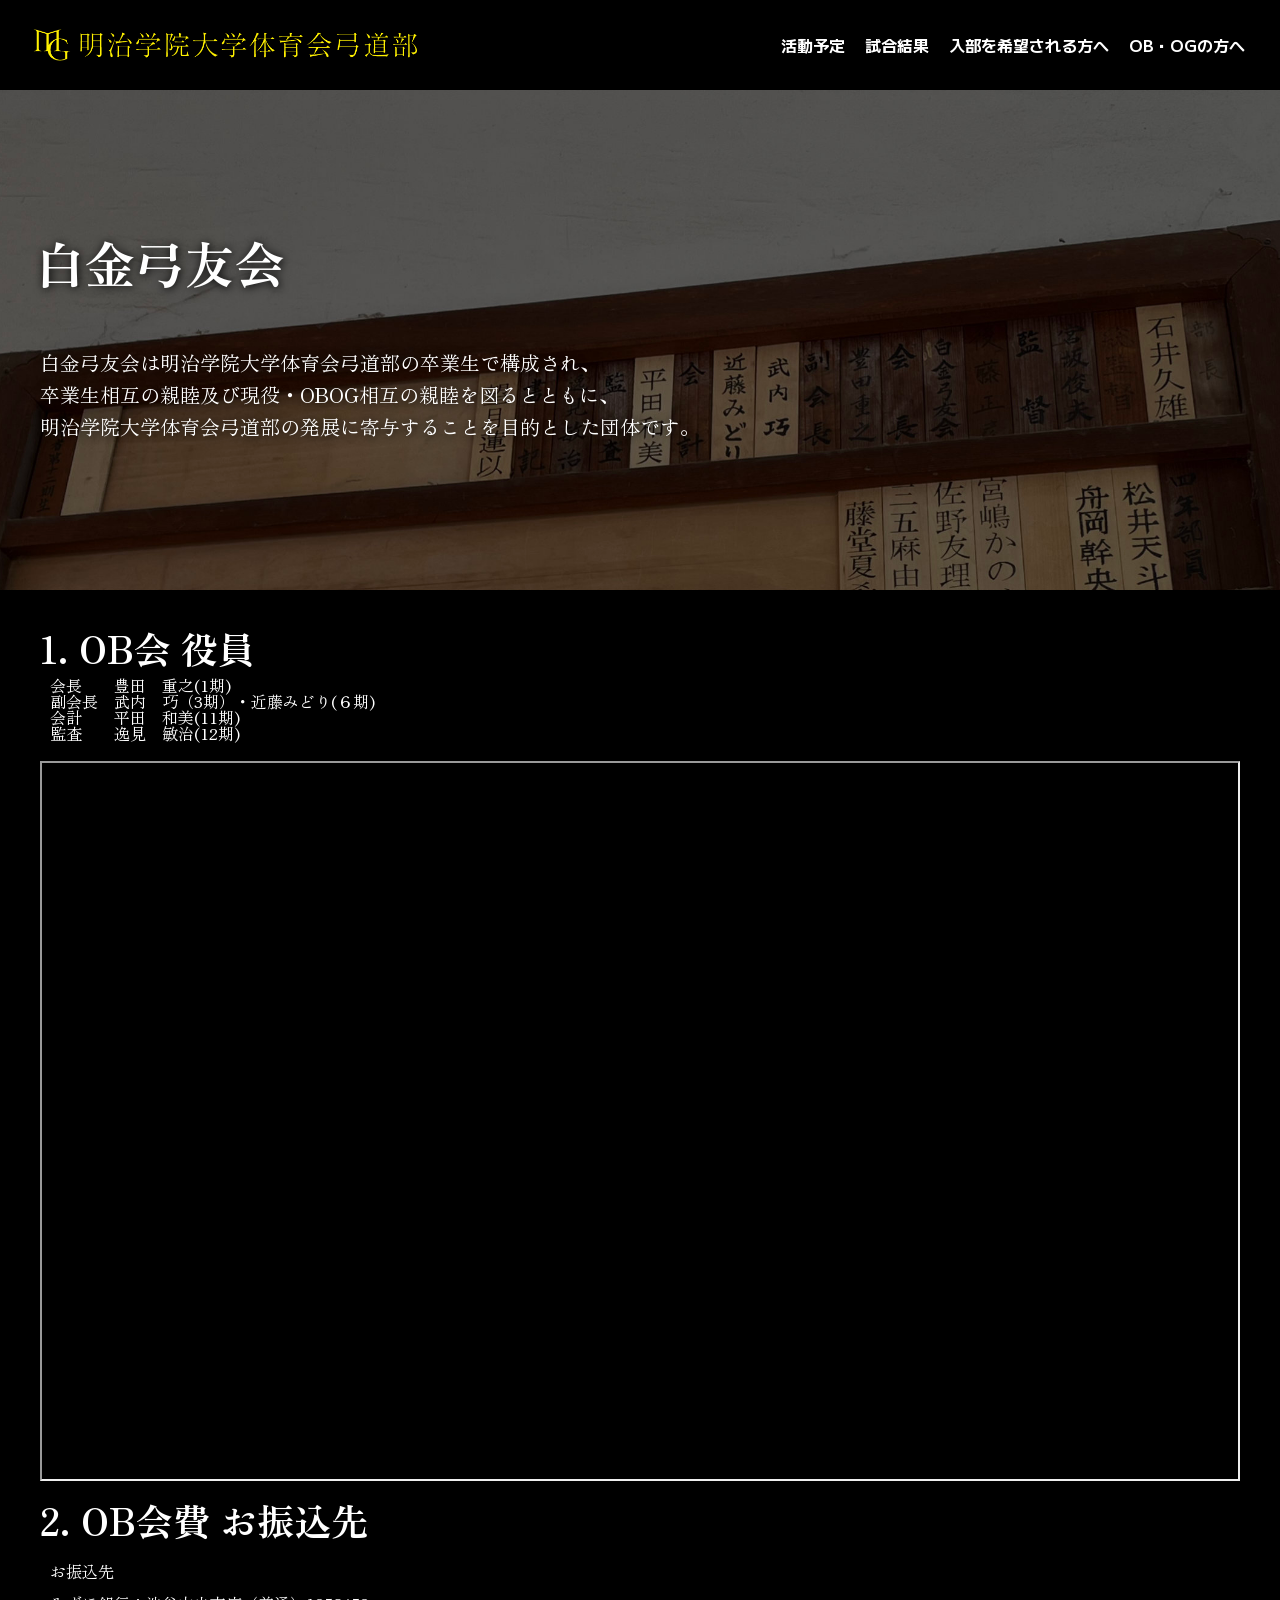
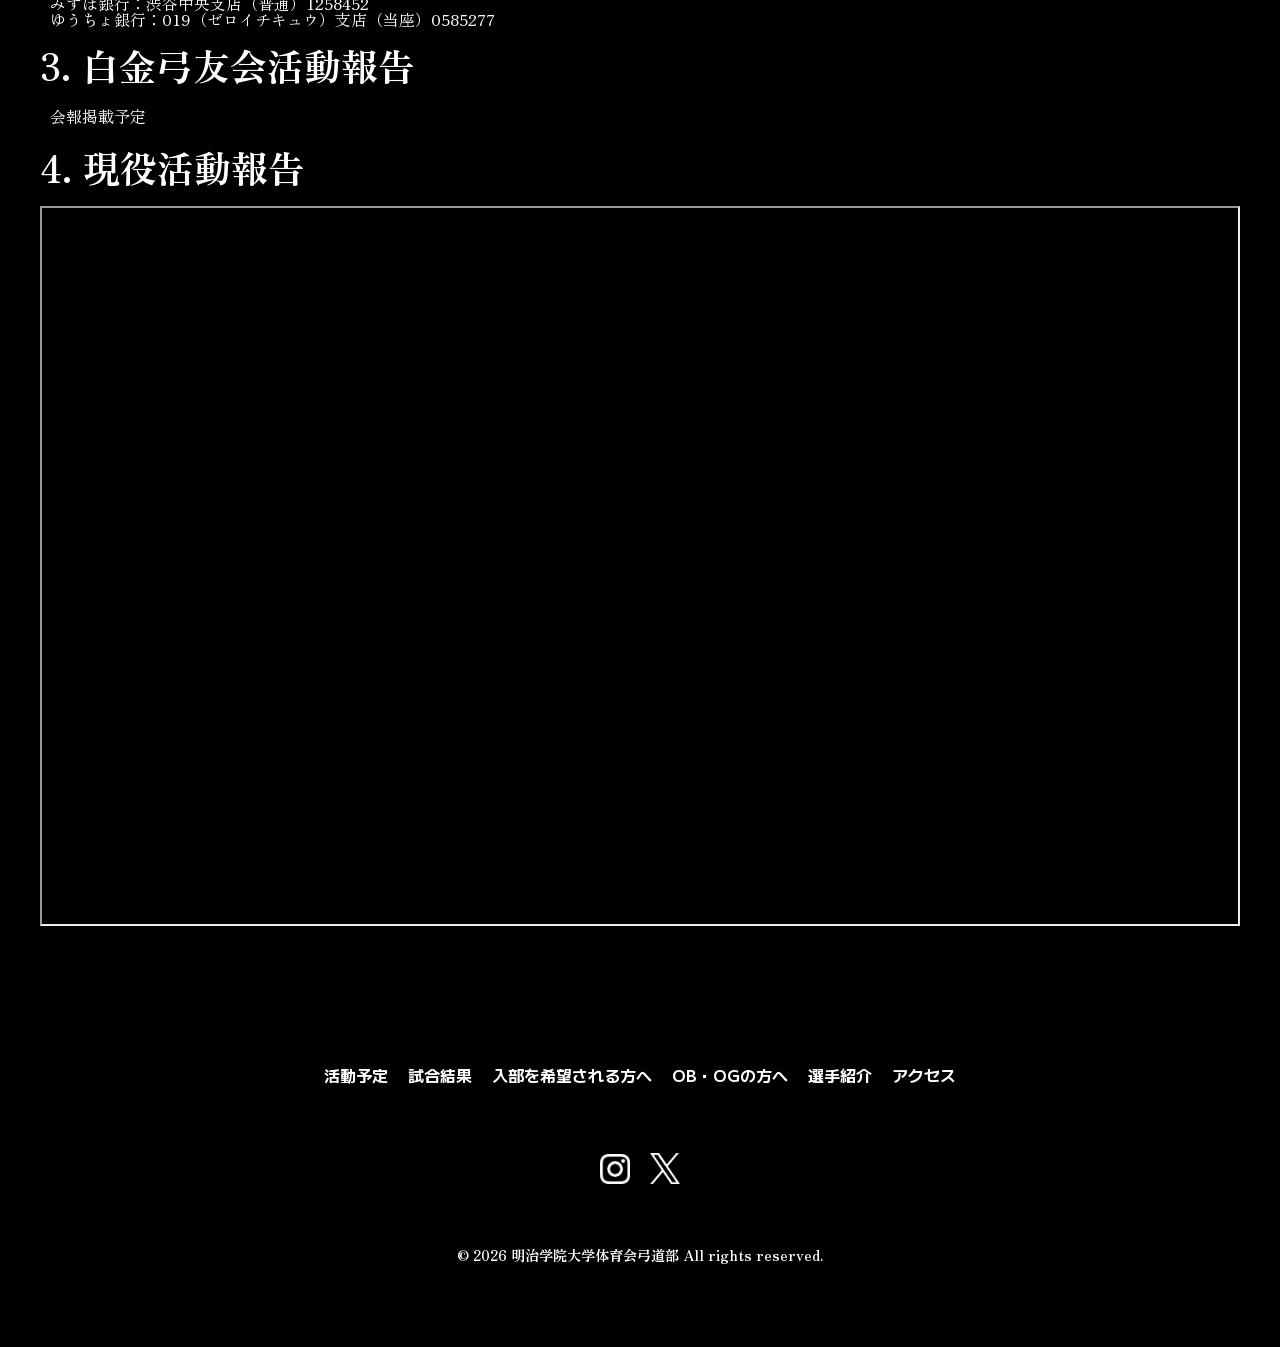
<file: obog.html>
<!DOCTYPE html>
<html lang="ja">

<head>
    <meta charset="utf-8">
    <title>白金弓友会</title>
    <meta name="description" content="こちらは明治学院大学体育会弓道部OB・OG専用ページとなります。">
    <meta http-equiv="X-UA-Compatible" content="IE=edge">
    <meta name="viewport" content="width=device-width, initial-scale=1.0">
    <script src="./js/menu-button.js"></script>
    <link rel="icon" href="images/topicon.gif" sizes="16*16" type="image/gif" />
    <link rel="icon" href="images/topicon.gif" sizes="32*32" type="image/gif" />
    <link rel="icon" href="images/topicon.gif" sizes="48*48" type="image/gif" />
    <link rel="icon" href="images/topicon.gif" sizes="62*62" type="image/gif" />
    <link rel="shortcut icon" href="images/topicon.ico" type="image/x-icon" />
    <link rel="stylesheet" href="css/style.css" />
    <link href="./css/obog.css" rel="stylesheet">
    <meta name="keywords" content="明治学院大学,明学,MG,MGU,弓道,弓道部,弓,都学,東京都学生弓道連盟,全日本学生弓道連盟,戸塚,白金,学生弓道,体育会" />
    <meta name="robots" content="noindex">
    <link rel="preconnect" href="https://fonts.googleapis.com">
    <link rel="preconnect" href="https://fonts.gstatic.com" crossorigin>
    <link href="https://fonts.googleapis.com/css2?family=M+PLUS+1:wght@100..900&display=swap" rel="stylesheet">
    <link href="https://fonts.googleapis.com/css2?family=M+PLUS+1:wght@100..900&family=Shippori+Mincho&display=swap" rel="stylesheet">
    <link href="https://fonts.googleapis.com/css2?family=M+PLUS+1:wght@100..900&family=Shippori+Mincho&family=Zen+Old+Mincho&display=swap" rel="stylesheet">
</head>

<body>
    <!-- ここからheader -->
    <header class="header">
        <div class="header-inner">
            <a class="header-logo" href="./index.html">
                <img src="./images/mainlogo.png" alt="明治学院大学体育会弓道部" > <!-- width="600" height="72"--> 
            </a>
            <button class="toggle-menu-button"></button>
            <div class="header-site-menu">
                <nav class="site-menu">
                    <ul>
                        <li><a href="./schedule.html">活動予定</a></li>
                        <li><a href="./result.html">試合結果</a></li>
                        <li><a href="./freshman.html">入部を希望される方へ</a></li>
                        <li><a href="./obog.html">OB・OGの方へ</a></li>
                    </ul>
                </nav>
            </div>
        </div>
    </header>
    <!-- ここまで -->

    <!-- ここからmain -->
    <main class="main">
        <div class="title">
        <h1>白金弓友会</h1>
        <p>白金弓友会は明治学院大学体育会弓道部の卒業生で構成され、<br>卒業生相互の親睦及び現役・OBOG相互の親睦を図るとともに、<br>明治学院大学体育会弓道部の発展に寄与することを目的とした団体です。</p>
        </div>
        <div class="intro">
        <h1>1. OB会 役員</h1>
            <ul>
                <li>会長　　豊田　重之(1期)</li>
                <li>副会長　武内　巧（3期）・近藤みどり(６期)</li>
                <li>会計　　平田　和美(11期)</li>
                <li>監査　　逸見　敏治(12期)</li>
            </ul>
        <iframe class="pdf" src="./pdf/sirokane_rules.pdf"></iframe>
        <h1>2. OB会費 お振込先</h1>
        <p>お振込先</p>
            <ul>
                <li>みずほ銀行：渋谷中央支店（普通）1258452</li>
                <li>ゆうちょ銀行：019（ゼロイチキュウ）支店（当座）0585277</li>
            </ul>
        <h1>3. 白金弓友会活動報告</h1>
        <p>会報掲載予定</p>
        <h1>4. 現役活動報告</h1>
        <iframe class="pdf" src="./pdf/activity_report.pdf"></iframe>
        </div>
    </main>
    <!-- ここまで -->

    <!-- ここからfooter -->
    <footer class="footer">
        <nav class="site-menu">
            <ul>
                <li><a href="./schedule.html">活動予定</a></li>
                <li><a href="./result.html">試合結果</a></li>
                <li><a href="./freshman.html">入部を希望される方へ</a></li>
                <li><a href="./obog.html">OB・OGの方へ</a></li>
                <li><a href="./member.html">選手紹介</a></li>
                <li><a href="./access.html">アクセス</a></li>
            </ul>
            <ul class="sns-button">
                <li><a href="https://www.instagram.com/mgu_kyudo/" target="_blank"><img src="./images/Instagram_Glyph_White.png" alt="Instagram"></a></li>
                <li><a href="https://x.com/mg_kyudo" target="_blank"><img src="./images/logo-white.png" alt="X"></a></li>
            </ul>
        </nav>
        <p class="copyright"><small>&copy; 2026 明治学院大学体育会弓道部 All rights reserved.</small></p>
    </footer>
    <!-- ここまで -->
</body>

</html>
</file>
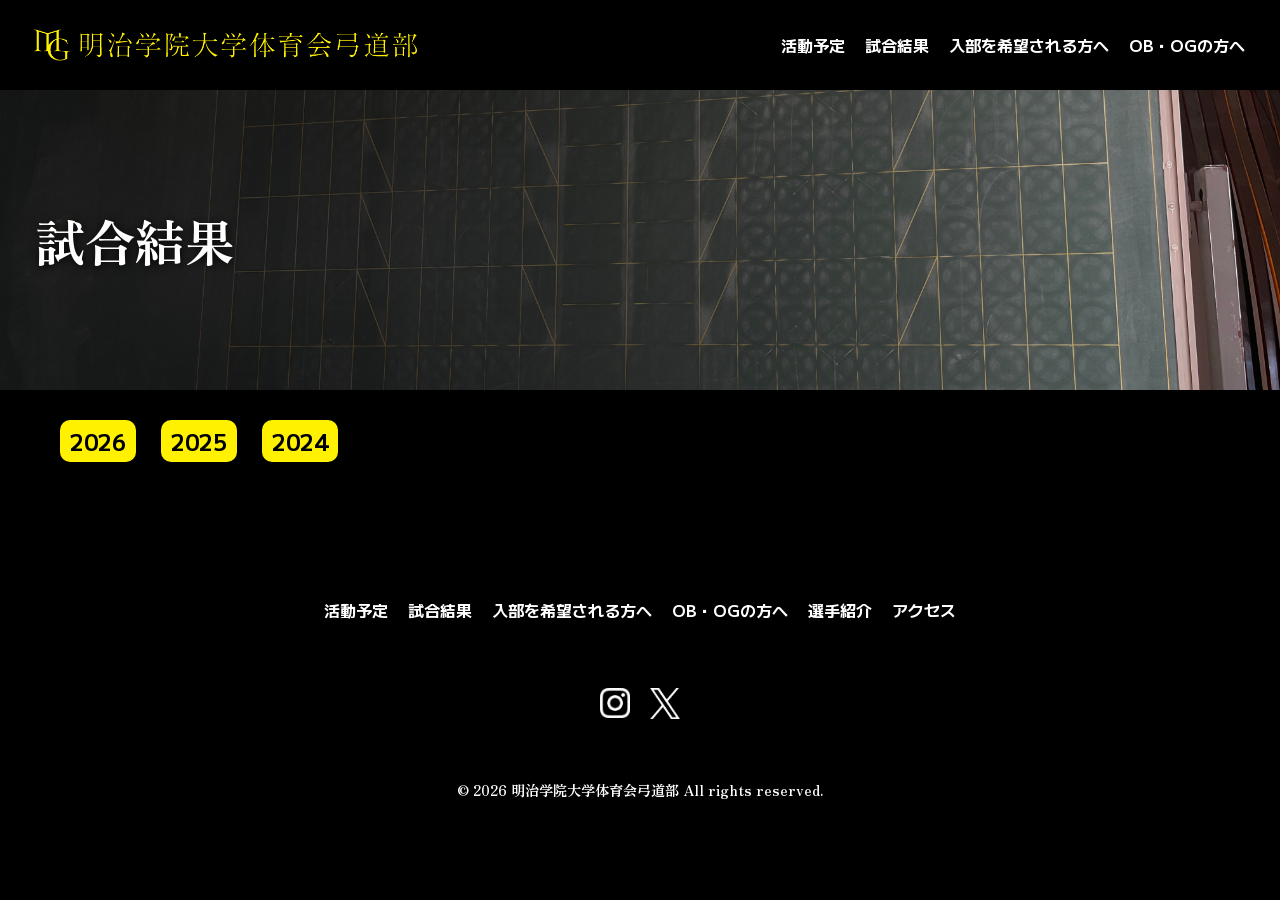
<file: result.html>
<!DOCTYPE html>
<html lang="ja">

<head>
    <meta charset="utf-8">
    <title>試合結果</title>
    <meta name="description" content="明治学院大学体育会弓道部のこれまでの試合結果を掲載しております。">
    <meta http-equiv="X-UA-Compatible" content="IE=edge">
    <meta name="viewport" content="width=device-width, initial-scale=1.0">
    <script src="./js/menu-button.js"></script>
    <link rel="icon" href="images/topicon.gif" sizes="16*16" type="image/gif" />
    <link rel="icon" href="images/topicon.gif" sizes="32*32" type="image/gif" />
    <link rel="icon" href="images/topicon.gif" sizes="48*48" type="image/gif" />
    <link rel="icon" href="images/topicon.gif" sizes="62*62" type="image/gif" />
    <link rel="shortcut icon" href="images/topicon.ico" type="image/x-icon" />
    <link rel="stylesheet" href="css/style.css" />
    <link href="./css/result.css" rel="stylesheet">
    <meta name="keywords" content="明治学院大学,明学,MG,MGU,弓道,弓道部,弓,都学,東京都学生弓道連盟,全日本学生弓道連盟,戸塚,白金,学生弓道,体育会" />
    <link rel="preconnect" href="https://fonts.googleapis.com">
    <link rel="preconnect" href="https://fonts.gstatic.com" crossorigin>
    <link href="https://fonts.googleapis.com/css2?family=M+PLUS+1:wght@100..900&display=swap" rel="stylesheet">
    <link href="https://fonts.googleapis.com/css2?family=M+PLUS+1:wght@100..900&family=Shippori+Mincho&display=swap" rel="stylesheet">
    <link href="https://fonts.googleapis.com/css2?family=M+PLUS+1:wght@100..900&family=Shippori+Mincho&family=Zen+Old+Mincho&display=swap" rel="stylesheet">
</head>

<body>
    <!-- ここからheader -->
    <header class="header">
        <div class="header-inner">
            <a class="header-logo" href="./index.html">
                <img src="./images/mainlogo.png" alt="明治学院大学体育会弓道部" > <!-- width="600" height="72"--> 
            </a>
            <button class="toggle-menu-button"></button>
            <div class="header-site-menu">
                <nav class="site-menu">
                    <ul>
                        <li><a href="./schedule.html">活動予定</a></li>
                        <li><a href="./result.html">試合結果</a></li>
                        <li><a href="./freshman.html">入部を希望される方へ</a></li>
                        <li><a href="./login.php">OB・OGの方へ</a></li>
                    </ul>
                </nav>
            </div>
            <div id="mask"></div>
        </div>
    </header>
    <!-- ここまで -->

    <!-- ここからmain -->
    <main class="main">
        <div class="title">
        <h1>試合結果</h1>
        </div>
        <div class="index">
            <ul>
                <li class="year"><a href="#">2026</a></li>
                <li class="year"><a href="#">2025</a></li>
                <li class="year"><a href="#">2024</a></li>
            </ul>
        </div>
    </main>
    <!-- ここまで -->

    <!-- ここからfooter -->
    <footer class="footer">
        <nav class="site-menu">
            <ul>
                <li><a href="./schedule.html">活動予定</a></li>
                <li><a href="./result.html">試合結果</a></li>
                <li><a href="./freshman.html">入部を希望される方へ</a></li>
                <li><a href="./login.php">OB・OGの方へ</a></li>
                <li><a href="./member.html">選手紹介</a></li>
                <li><a href="./access.html">アクセス</a></li>
            </ul>
            <ul class="sns-button">
                <li><a href="https://www.instagram.com/mgu_kyudo/" target="_blank"><img src="./images/Instagram_Glyph_White.png" alt="Instagram"></a></li>
                <li><a href="https://x.com/mg_kyudo" target="_blank"><img src="./images/logo-white.png" alt="X"></a></li>
            </ul>
        </nav>
        <p class="copyright"><small>&copy; 2026 明治学院大学体育会弓道部 All rights reserved.</small></p>
    </footer>
    <!-- ここまで -->
</body>

</html>
</file>
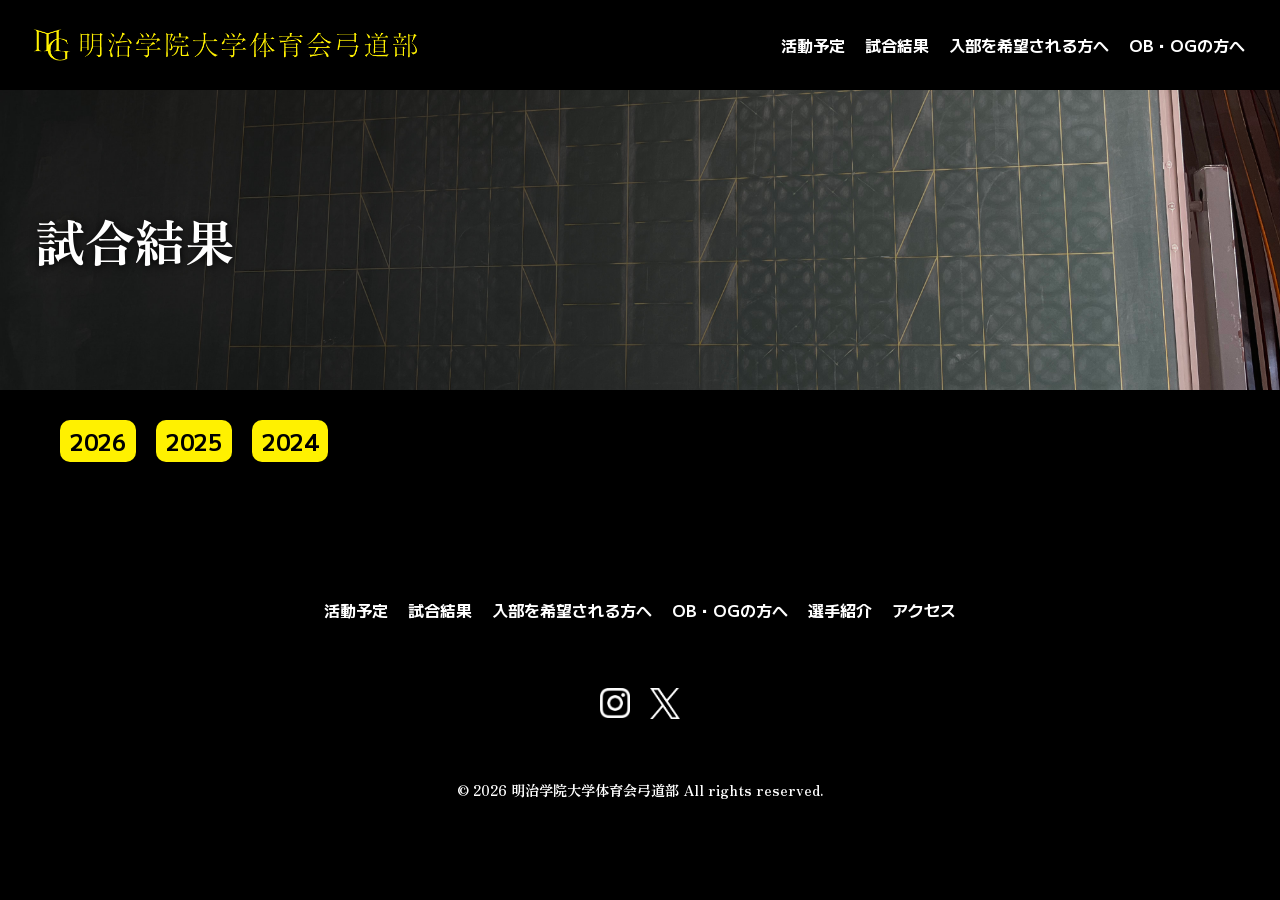
<file: result2025.html>
<!DOCTYPE html>
<html lang="ja">

<head>
    <meta charset="utf-8">
    <title>試合結果(2025)</title>
    <meta name="description" content="明治学院大学体育会弓道部のこれまでの試合結果を掲載しております。">
    <meta http-equiv="X-UA-Compatible" content="IE=edge">
    <meta name="viewport" content="width=device-width, initial-scale=1.0">
    <script src="./js/menu-button.js"></script>
    <link rel="icon" href="images/topicon.gif" sizes="16*16" type="image/gif" />
    <link rel="icon" href="images/topicon.gif" sizes="32*32" type="image/gif" />
    <link rel="icon" href="images/topicon.gif" sizes="48*48" type="image/gif" />
    <link rel="icon" href="images/topicon.gif" sizes="62*62" type="image/gif" />
    <link rel="shortcut icon" href="images/topicon.ico" type="image/x-icon" />
    <link rel="stylesheet" href="css/style.css" />
    <link href="./css/result.css" rel="stylesheet">
    <meta name="keywords" content="明治学院大学,明学,MG,MGU,弓道,弓道部,弓,都学,東京都学生弓道連盟,全日本学生弓道連盟,戸塚,白金,学生弓道,体育会" />
    <link rel="preconnect" href="https://fonts.googleapis.com">
    <link rel="preconnect" href="https://fonts.gstatic.com" crossorigin>
    <link href="https://fonts.googleapis.com/css2?family=M+PLUS+1:wght@100..900&display=swap" rel="stylesheet">
    <link href="https://fonts.googleapis.com/css2?family=M+PLUS+1:wght@100..900&family=Shippori+Mincho&display=swap" rel="stylesheet">
    <link href="https://fonts.googleapis.com/css2?family=M+PLUS+1:wght@100..900&family=Shippori+Mincho&family=Zen+Old+Mincho&display=swap" rel="stylesheet">
</head>

<body>
    <!-- ここからheader -->
    <header class="header">
        <div class="header-inner">
            <a class="header-logo" href="./index.html">
                <img src="./images/mainlogo.png" alt="明治学院大学体育会弓道部" > <!-- width="600" height="72"--> 
            </a>
            <button class="toggle-menu-button"></button>
            <div class="header-site-menu">
                <nav class="site-menu">
                    <ul>
                        <li><a href="./schedule.html">活動予定</a></li>
                        <li><a href="./result.html">試合結果</a></li>
                        <li><a href="./freshman.html">入部を希望される方へ</a></li>
                        <li><a href="./login.php">OB・OGの方へ</a></li>
                    </ul>
                </nav>
            </div>
            <div id="mask"></div>
        </div>
    </header>
    <!-- ここまで -->

    <!-- ここからmain -->
    <main class="main">
        <div class="title">
        <h1>試合結果</h1>
        </div>
        <div class="index">
        <ul>
            <li class="year"><a href="#">2026</a></li>
        </ul>
        <ul>
            <li class="year"><a href="#">2025</a></li>
        </ul>
        <ul>
            <li class="year"><a href="#">2024</a></li>
        </ul>
        </div>
        <div class="result-box">
          
        </div>
    </main>
    <!-- ここまで -->

    <!-- ここからfooter -->
    <footer class="footer">
        <nav class="site-menu">
            <ul>
                <li><a href="./schedule.html">活動予定</a></li>
                <li><a href="./result.html">試合結果</a></li>
                <li><a href="./freshman.html">入部を希望される方へ</a></li>
                <li><a href="./login.php">OB・OGの方へ</a></li>
                <li><a href="./member.html">選手紹介</a></li>
                <li><a href="./access.html">アクセス</a></li>
            </ul>
            <ul class="sns-button">
                <li><a href="https://www.instagram.com/mgu_kyudo/" target="_blank"><img src="./images/Instagram_Glyph_White.png" alt="Instagram"></a></li>
                <li><a href="https://x.com/mg_kyudo" target="_blank"><img src="./images/logo-white.png" alt="X"></a></li>
            </ul>
        </nav>
        <p class="copyright"><small>&copy; 2026 明治学院大学体育会弓道部 All rights reserved.</small></p>
    </footer>
    <!-- ここまで -->
</body>

</html>
</file>
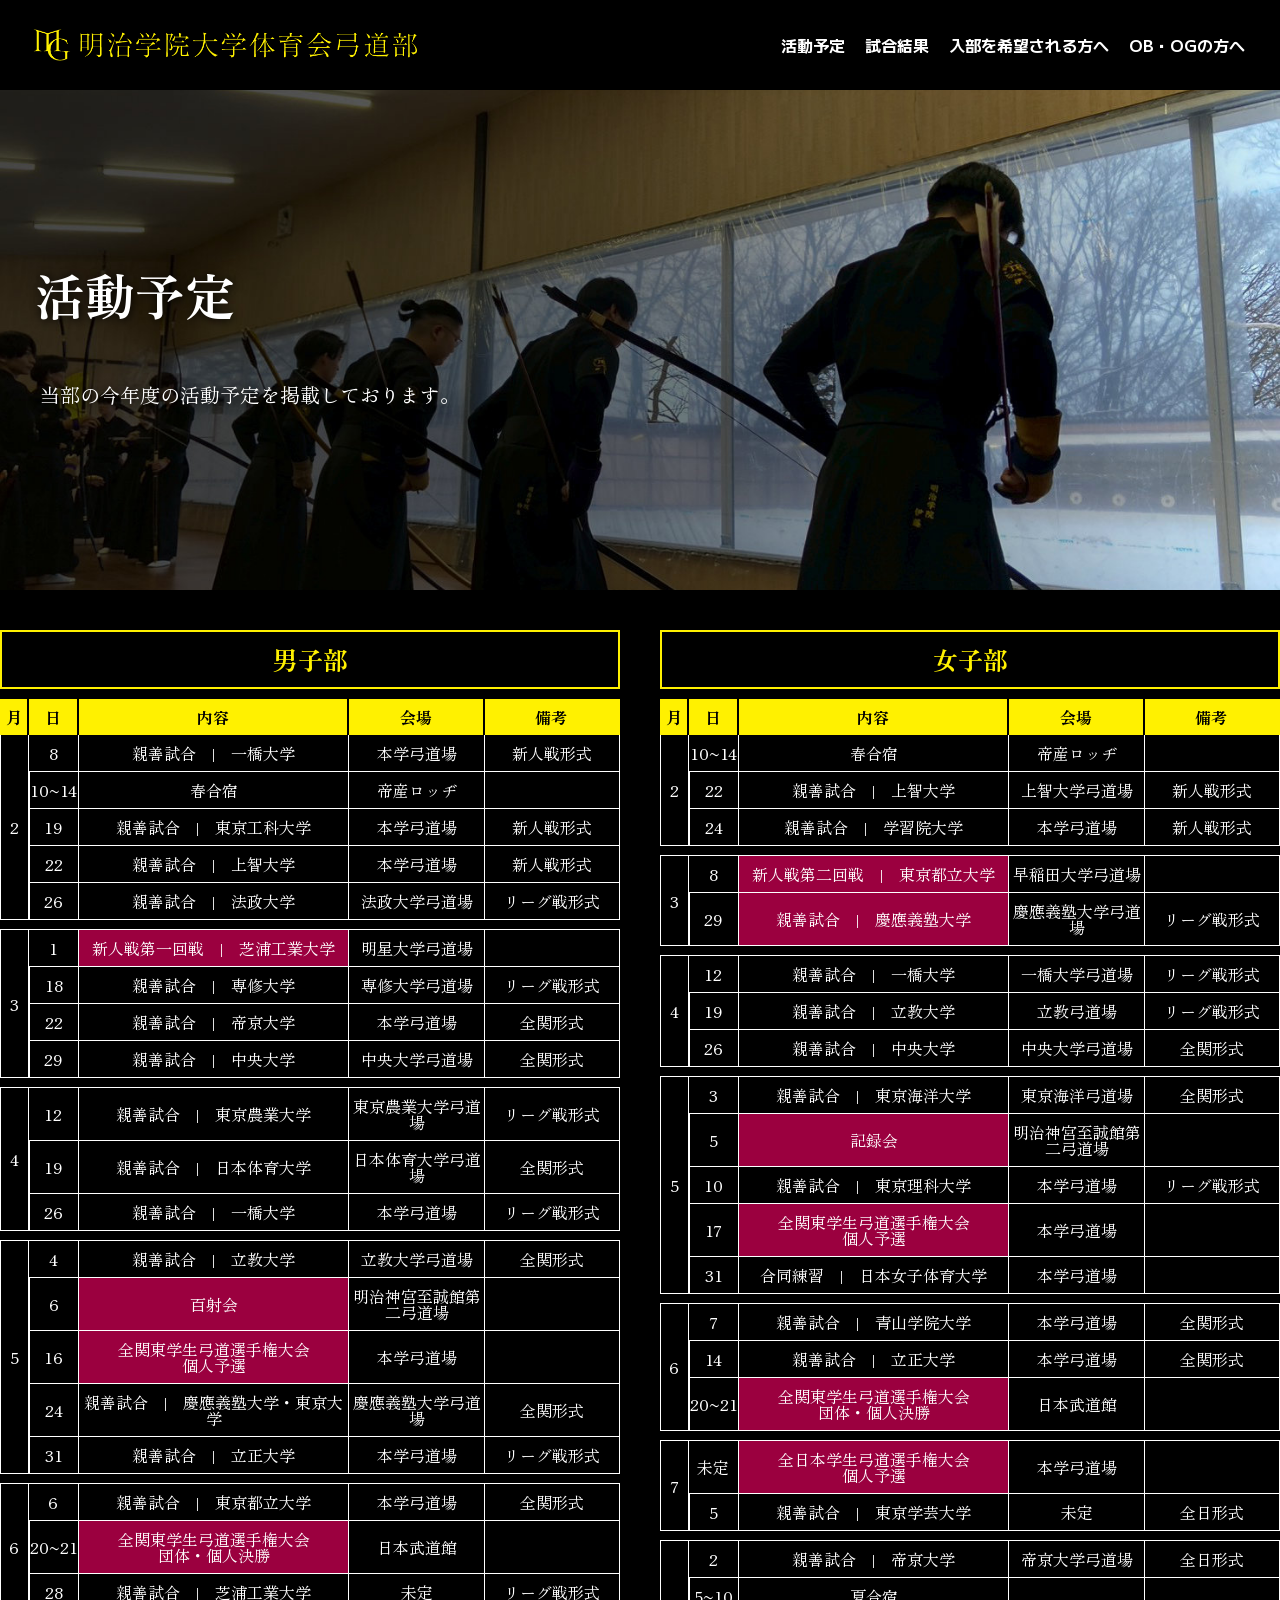
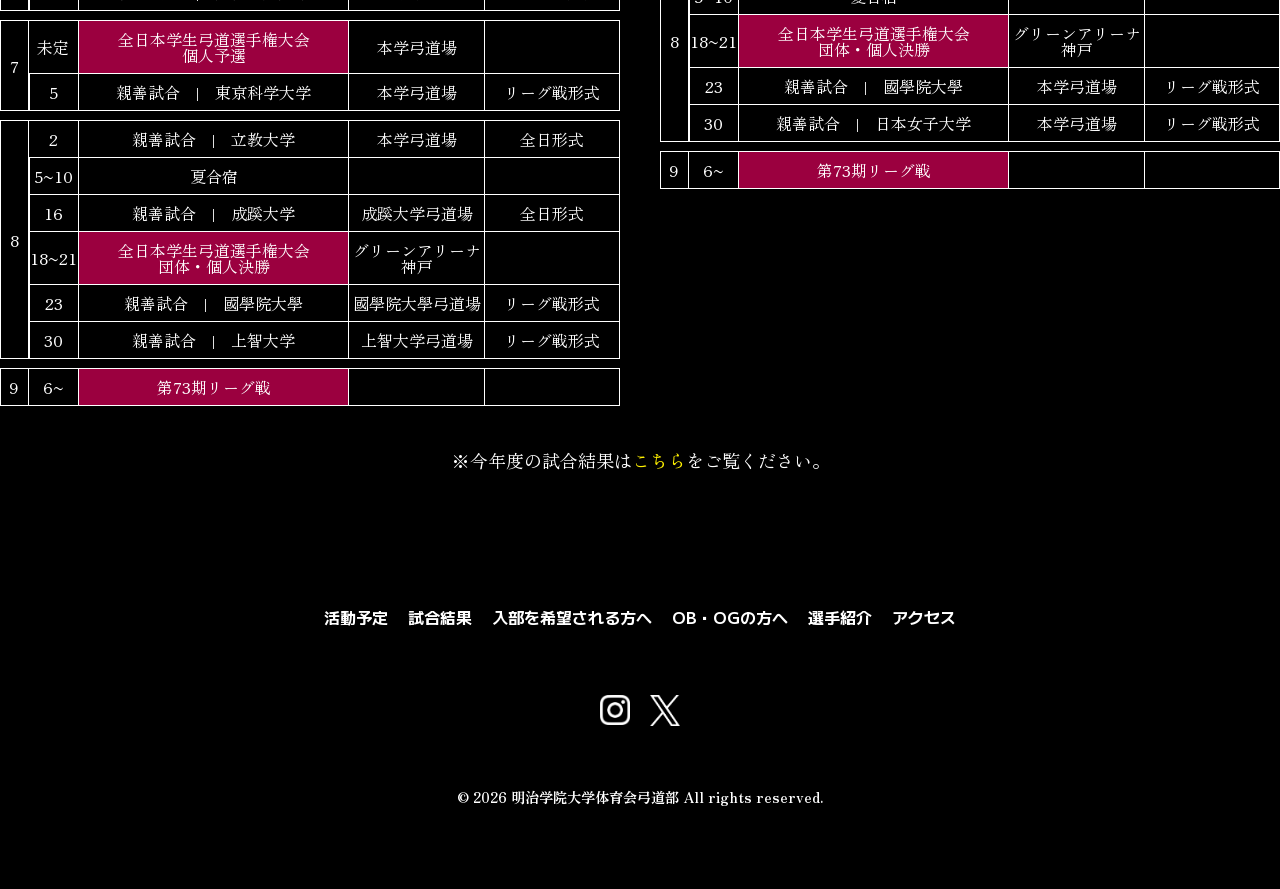
<file: schedule.html>
<!DOCTYPE html>
<html lang="ja">

<head>
    <meta charset="utf-8">
    <title>活動予定</title>
    <meta name="description" content="明治学院大学体育会弓道部の今年度の活動予定を掲載しています。">
    <meta http-equiv="X-UA-Compatible" content="IE=edge">
    <meta name="viewport" content="width=device-width, initial-scale=1.0">
    <script src="./js/menu-button.js"></script>
    <link rel="icon" href="images/topicon.gif" sizes="16*16" type="image/gif" />
    <link rel="icon" href="images/topicon.gif" sizes="32*32" type="image/gif" />
    <link rel="icon" href="images/topicon.gif" sizes="48*48" type="image/gif" />
    <link rel="icon" href="images/topicon.gif" sizes="62*62" type="image/gif" />
    <link rel="shortcut icon" href="images/topicon.ico" type="image/x-icon" />
    <link rel="stylesheet" href="css/style.css" />
    <link href="./css/schedule.css" rel="stylesheet">
    <meta name="keywords" content="明治学院大学,明学,MG,MGU,弓道,弓道部,弓,都学,東京都学生弓道連盟,全日本学生弓道連盟,戸塚,白金,学生弓道,体育会" />
    <link rel="preconnect" href="https://fonts.googleapis.com">
    <link rel="preconnect" href="https://fonts.gstatic.com" crossorigin>
    <link href="https://fonts.googleapis.com/css2?family=M+PLUS+1:wght@100..900&display=swap" rel="stylesheet">
    <link href="https://fonts.googleapis.com/css2?family=M+PLUS+1:wght@100..900&family=Shippori+Mincho&display=swap" rel="stylesheet">
    <link href="https://fonts.googleapis.com/css2?family=M+PLUS+1:wght@100..900&family=Shippori+Mincho&family=Zen+Old+Mincho&display=swap" rel="stylesheet">
</head>

<body>
    <!-- ここからheader -->
    <header class="header">
        <div class="header-inner">
            <a class="header-logo" href="./index.html">
                <img src="./images/mainlogo.png" alt="明治学院大学体育会弓道部" > <!-- width="600" height="72"--> 
            </a>
            <button class="toggle-menu-button"></button>
            <div class="header-site-menu">
                <nav class="site-menu">
                    <ul>
                        <li><a href="./schedule.html">活動予定</a></li>
                        <li><a href="./result.html">試合結果</a></li>
                        <li><a href="./freshman.html">入部を希望される方へ</a></li>
                        <li><a href="./login.php">OB・OGの方へ</a></li>
                    </ul>
                </nav>
            </div>
            <div id="mask"></div>
        </div>
    </header>
    <!-- ここまで -->

    <!-- ここからmain -->
    <main class="main">
        <div class="title">
            <h1>活動予定</h1>
            <p>当部の今年度の活動予定を掲載しております。</p>
        </div>
        <div class="sched">
          <div class="mens">
            <h2>男子部</h2>
            <table class="table">
              <tr>
                <th class="month">月</th>
                <th class="day">日</th>
                <th class="about">内容</th>
                <th class="at">会場</th>
                <th class="notice">備考</th>
              </tr>
              <tr>
                <td rowspan="5" class="month">2</td>
                <td>8</td>
                <td>親善試合&nbsp;&nbsp;&nbsp;&nbsp;|&nbsp;&nbsp;&nbsp;&nbsp;一橋大学</td>
                <td>本学弓道場</td>
                <td>新人戦形式</td>
              </tr>
              <tr>
                <!-- <td>2</td> -->
                <td>10~14</td>
                <td>春合宿</td>
                <td>帝産ロッヂ</td>
                <td></td>
              </tr>
              <tr>
                <!-- <td>2</td> -->
                <td>19</td>
                <td>親善試合&nbsp;&nbsp;&nbsp;&nbsp;|&nbsp;&nbsp;&nbsp;&nbsp;東京工科大学</td>
                <td>本学弓道場</td>
                <td>新人戦形式</td>
              </tr>
              <tr>
                <!-- <td>2</td> -->
                <td>22</td>
                <td>親善試合&nbsp;&nbsp;&nbsp;&nbsp;|&nbsp;&nbsp;&nbsp;&nbsp;上智大学</td>
                <td>本学弓道場</td>
                <td>新人戦形式</td>
              </tr>
              <tr>
                <!-- <td>2</td> -->
                <td>26</td>
                <td>親善試合&nbsp;&nbsp;&nbsp;&nbsp;|&nbsp;&nbsp;&nbsp;&nbsp;法政大学</td>
                <td>法政大学弓道場</td>
                <td>リーグ戦形式</td>
              </tr>
              <tr class="bottom">
                <td></td>
                <td></td>
                <td></td>
                <td></td>
                <td></td>
              </tr>
              <tr>
                <td rowspan="4" class="month">3</td>
                <td>1</td>
                <td class="yellow">新人戦第一回戦&nbsp;&nbsp;&nbsp;&nbsp;|&nbsp;&nbsp;&nbsp;&nbsp;芝浦工業大学</td>
                <td>明星大学弓道場</td>
                <td></td>
              </tr>
              <tr>
                <!-- <td>3</td> -->
                <td>18</td>
                <td>親善試合&nbsp;&nbsp;&nbsp;&nbsp;|&nbsp;&nbsp;&nbsp;&nbsp;専修大学</td>
                <td>専修大学弓道場</td>
                <td>リーグ戦形式</td>
              </tr>
              <tr>
                <!-- <td>3</td> -->
                <td>22</td>
                <td>親善試合&nbsp;&nbsp;&nbsp;&nbsp;|&nbsp;&nbsp;&nbsp;&nbsp;帝京大学</td>
                <td>本学弓道場</td>
                <td>全関形式</td>
              </tr>
              <tr>
                <!-- <td>3</td> -->
                <td>29</td>
                <td>親善試合&nbsp;&nbsp;&nbsp;&nbsp;|&nbsp;&nbsp;&nbsp;&nbsp;中央大学</td>
                <td>中央大学弓道場</td>
                <td>全関形式</td>
              </tr>
              <tr class="bottom">
                <td></td>
                <td></td>
                <td></td>
                <td></td>
                <td></td>
              </tr>
              <tr>
                <td rowspan="3" class="month">4</td>
                <td>12</td>
                <td>親善試合&nbsp;&nbsp;&nbsp;&nbsp;|&nbsp;&nbsp;&nbsp;&nbsp;東京農業大学</td>
                <td>東京農業大学弓道場</td>
                <td>リーグ戦形式</td>
              </tr>
              <tr>
                <!-- <td>4</td> -->
                <td>19</td>
                <td>親善試合&nbsp;&nbsp;&nbsp;&nbsp;|&nbsp;&nbsp;&nbsp;&nbsp;日本体育大学</td>
                <td>日本体育大学弓道場</td>
                <td>全関形式</td>
              </tr>
              <tr>
                <!-- <td>4</td> -->
                <td>26</td>
                <td>親善試合&nbsp;&nbsp;&nbsp;&nbsp;|&nbsp;&nbsp;&nbsp;&nbsp;一橋大学</td>
                <td>本学弓道場</td>
                <td>リーグ戦形式</td>
              </tr>
              <tr class="bottom">
                <td></td>
                <td></td>
                <td></td>
                <td></td>
                <td></td>
              </tr>
              <tr>
                <td rowspan="5" class="month">5</td>
                <td>4</td>
                <td>親善試合&nbsp;&nbsp;&nbsp;&nbsp;|&nbsp;&nbsp;&nbsp;&nbsp;立教大学</td>
                <td>立教大学弓道場</td>
                <td>全関形式</td>
              </tr>
              <tr>
                <!-- <td>5</td> -->
                <td>6</td>
                <td class="yellow">百射会</td>
                <td>明治神宮至誠館第二弓道場</td>
                <td></td>
              </tr>
              <tr>
                <!-- <td>5</td> -->
                <td>16</td>
                <td class="yellow">全関東学生弓道選手権大会<br>個人予選</td>
                <td>本学弓道場</td>
                <td></td>
              </tr>
              <tr>
                <!-- <td>5</td> -->
                <td>24</td>
                <td>親善試合&nbsp;&nbsp;&nbsp;&nbsp;|&nbsp;&nbsp;&nbsp;&nbsp;慶應義塾大学・東京大学</td>
                <td>慶應義塾大学弓道場</td>
                <td>全関形式</td>
              </tr>
              <tr>
                <!-- <td>5</td> -->
                <td>31</td>
                <td>親善試合&nbsp;&nbsp;&nbsp;&nbsp;|&nbsp;&nbsp;&nbsp;&nbsp;立正大学</td>
                <td>本学弓道場</td>
                <td>リーグ戦形式</td>
              </tr>
              <tr class="bottom">
                <td></td>
                <td></td>
                <td></td>
                <td></td>
                <td></td>
              </tr>
              <tr>
                <td rowspan="3" class="month">6</td>
                <td>6</td>
                <td>親善試合&nbsp;&nbsp;&nbsp;&nbsp;|&nbsp;&nbsp;&nbsp;&nbsp;東京都立大学</td>
                <td>本学弓道場</td>
                <td>全関形式</td>
              </tr>
              <tr>
                <!-- <td>6</td> -->
                <td>20~21</td>
                <td class="yellow">全関東学生弓道選手権大会<br>団体・個人決勝</td>
                <td>日本武道館</td>
                <td></td>
              </tr>
              <tr>
                <!-- <td>6</td> -->
                <td>28</td>
                <td>親善試合&nbsp;&nbsp;&nbsp;&nbsp;|&nbsp;&nbsp;&nbsp;&nbsp;芝浦工業大学</td>
                <td>未定</td>
                <td>リーグ戦形式</td>
              </tr>
              <tr class="bottom">
                <td></td>
                <td></td>
                <td></td>
                <td></td>
                <td></td>
              </tr>
              <tr>
                <td rowspan="2" class="month">7</td>
                <td>未定</td>
                <td class="yellow">全日本学生弓道選手権大会<br>個人予選</td>
                <td>本学弓道場</td>
                <td></td>
              </tr>
              <tr>
                <!-- <td>7</td> -->
                <td>5</td>
                <td>親善試合&nbsp;&nbsp;&nbsp;&nbsp;|&nbsp;&nbsp;&nbsp;&nbsp;東京科学大学</td>
                <td>本学弓道場</td>
                <td>リーグ戦形式</td>
              </tr>
              <tr class="bottom">
                <td></td>
                <td></td>
                <td></td>
                <td></td>
                <td></td>
              </tr>
              <tr>
                <td rowspan="6" class="month">8</td>
                <td>2</td>
                <td>親善試合&nbsp;&nbsp;&nbsp;&nbsp;|&nbsp;&nbsp;&nbsp;&nbsp;立教大学</td>
                <td>本学弓道場</td>
                <td>全日形式</td>
              </tr>
              <tr>
                <!-- <td>8</td> -->
                <td>5~10</td>
                <td>夏合宿</td>
                <td></td>
                <td></td>
              </tr>
              <tr>
                <!-- <td>8</td> -->
                <td>16</td>
                <td>親善試合&nbsp;&nbsp;&nbsp;&nbsp;|&nbsp;&nbsp;&nbsp;&nbsp;成蹊大学</td>
                <td>成蹊大学弓道場</td>
                <td>全日形式</td>
              </tr>
              <tr>
                <!-- <td>8</td> -->
                <td>18~21</td>
                <td class="yellow">全日本学生弓道選手権大会<br>団体・個人決勝</td>
                <td>グリーンアリーナ神戸</td>
                <td></td>
              </tr>
              <tr>
                <!-- <td>8</td> -->
                <td>23</td>
                <td>親善試合&nbsp;&nbsp;&nbsp;&nbsp;|&nbsp;&nbsp;&nbsp;&nbsp;國學院大學</td>
                <td>國學院大學弓道場</td>
                <td>リーグ戦形式</td>
              </tr>
              <tr>
                <!-- <td>8</td> -->
                <td>30</td>
                <td>親善試合&nbsp;&nbsp;&nbsp;&nbsp;|&nbsp;&nbsp;&nbsp;&nbsp;上智大学</td>
                <td>上智大学弓道場</td>
                <td>リーグ戦形式</td>
              </tr>
              <tr class="bottom">
                <td></td>
                <td></td>
                <td></td>
                <td></td>
                <td></td>
              </tr>
              <tr>
                <td>9</td>
                <td>6~</td>
                <td class="yellow">第73期リーグ戦</td>
                <td></td>
                <td></td>
              </tr>
            </table>
          </div>
          <div class="mens">
            <h2>女子部</h2>
            <table class="table">
              <tr>
                <th class="month">月</th>
                <th class="day">日</th>
                <th class="about">内容</th>
                <th class="at">会場</th>
                <th class="notice">備考</th>
              </tr>
              <tr>
                <td rowspan="3" class="month">2</td>
                <td>10~14</td>
                <td>春合宿</td>
                <td>帝産ロッヂ</td>
                <td></td>
              </tr>
              <tr>
                <!-- <td>2</td> -->
                <td>22</td>
                <td>親善試合&nbsp;&nbsp;&nbsp;&nbsp;|&nbsp;&nbsp;&nbsp;&nbsp;上智大学</td>
                <td>上智大学弓道場</td>
                <td>新人戦形式</td>
              </tr>
              <tr>
                <!-- <td>2</td> -->
                <td>24</td>
                <td>親善試合&nbsp;&nbsp;&nbsp;&nbsp;|&nbsp;&nbsp;&nbsp;&nbsp;学習院大学</td>
                <td>本学弓道場</td>
                <td>新人戦形式</td>
              </tr>
              <tr class="bottom">
                <td></td>
                <td></td>
                <td></td>
                <td></td>
                <td></td>
              </tr>
              <tr>
                <td rowspan="2" class="month">3</td>
                <td>8</td>
                <td class="yellow">新人戦第二回戦&nbsp;&nbsp;&nbsp;&nbsp;|&nbsp;&nbsp;&nbsp;&nbsp;東京都立大学</td>
                <td>早稲田大学弓道場</td>
                <td></td>
              </tr>
              <tr>
                <!-- <td>3</td> -->
                <td>29</td>
                <td class="yellow">親善試合&nbsp;&nbsp;&nbsp;&nbsp;|&nbsp;&nbsp;&nbsp;&nbsp;慶應義塾大学</td>
                <td>慶應義塾大学弓道場</td>
                <td>リーグ戦形式</td>
              </tr>
              <tr class="bottom">
                <td></td>
                <td></td>
                <td></td>
                <td></td>
                <td></td>
              </tr>
              <tr>
                <td rowspan="3" class="month">4</td>
                <td>12</td>
                <td>親善試合&nbsp;&nbsp;&nbsp;&nbsp;|&nbsp;&nbsp;&nbsp;&nbsp;一橋大学</td>
                <td>一橋大学弓道場</td>
                <td>リーグ戦形式</td>
              </tr>
              <tr>
                <!-- <td>4</td> -->
                <td>19</td>
                <td>親善試合&nbsp;&nbsp;&nbsp;&nbsp;|&nbsp;&nbsp;&nbsp;&nbsp;立教大学</td>
                <td>立教弓道場</td>
                <td>リーグ戦形式</td>
              </tr>
              <tr>
                <!-- <td>4</td> -->
                <td>26</td>
                <td>親善試合&nbsp;&nbsp;&nbsp;&nbsp;|&nbsp;&nbsp;&nbsp;&nbsp;中央大学</td>
                <td>中央大学弓道場</td>
                <td>全関形式</td>
              </tr>
              <tr class="bottom">
                <td></td>
                <td></td>
                <td></td>
                <td></td>
                <td></td>
              </tr>
              <tr>
                <td rowspan="5" class="month">5</td>
                <td>3</td>
                <td>親善試合&nbsp;&nbsp;&nbsp;&nbsp;|&nbsp;&nbsp;&nbsp;&nbsp;東京海洋大学</td>
                <td>東京海洋弓道場</td>
                <td>全関形式</td>
              </tr>
              <tr>
                <!-- <td>5</td> -->
                <td>5</td>
                <td class="yellow">記録会</td>
                <td>明治神宮至誠館第二弓道場</td>
                <td></td>
              </tr>
              <tr>
                <!-- <td>5</td> -->
                <td>10</td>
                <td>親善試合&nbsp;&nbsp;&nbsp;&nbsp;|&nbsp;&nbsp;&nbsp;&nbsp;東京理科大学</td>
                <td>本学弓道場</td>
                <td>リーグ戦形式</td>
              </tr>
              <tr>
                <!-- <td>5</td> -->
                <td>17</td>
                <td class="yellow">全関東学生弓道選手権大会<br>個人予選</td>
                <td>本学弓道場</td>
                <td></td>
              </tr>
              <tr>
                <!-- <td>5</td> -->
                <td>31</td>
                <td>合同練習&nbsp;&nbsp;&nbsp;&nbsp;|&nbsp;&nbsp;&nbsp;&nbsp;日本女子体育大学</td>
                <td>本学弓道場</td>
                <td></td>
              </tr>
              <tr class="bottom">
                <td></td>
                <td></td>
                <td></td>
                <td></td>
                <td></td>
              </tr>
              <tr>
                <td rowspan="3" class="month">6</td>
                <td>7</td>
                <td>親善試合&nbsp;&nbsp;&nbsp;&nbsp;|&nbsp;&nbsp;&nbsp;&nbsp;青山学院大学</td>
                <td>本学弓道場</td>
                <td>全関形式</td>
              </tr>
              <tr>
                <!-- <td>6</td> -->
                <td>14</td>
                <td>親善試合&nbsp;&nbsp;&nbsp;&nbsp;|&nbsp;&nbsp;&nbsp;&nbsp;立正大学</td>
                <td>本学弓道場</td>
                <td>全関形式</td>
              </tr>
              <tr>
                <!-- <td>6</td> -->
                <td>20~21</td>
                <td class="yellow">全関東学生弓道選手権大会<br>団体・個人決勝</td>
                <td>日本武道館</td>
                <td></td>
              </tr>
              <tr class="bottom">
                <td></td>
                <td></td>
                <td></td>
                <td></td>
                <td></td>
              </tr>
              <tr>
                <td rowspan="2" class="month">7</td>
                <td>未定</td>
                <td class="yellow">全日本学生弓道選手権大会<br>個人予選</td>
                <td>本学弓道場</td>
                <td></td>
              </tr>
              <tr>
                <!-- <td>7</td> -->
                <td>5</td>
                <td>親善試合&nbsp;&nbsp;&nbsp;&nbsp;|&nbsp;&nbsp;&nbsp;&nbsp;東京学芸大学</td>
                <td>未定</td>
                <td>全日形式</td>
              </tr>
              <tr class="bottom">
                <td></td>
                <td></td>
                <td></td>
                <td></td>
                <td></td>
              </tr>
              <tr>
                <td rowspan="5" class="month">8</td>
                <td>2</td>
                <td>親善試合&nbsp;&nbsp;&nbsp;&nbsp;|&nbsp;&nbsp;&nbsp;&nbsp;帝京大学</td>
                <td>帝京大学弓道場</td>
                <td>全日形式</td>
              </tr>
              <tr>
                <!-- <td>8</td> -->
                <td>5~10</td>
                <td>夏合宿</td>
                <td></td>
                <td></td>
              </tr>
              <tr>
                <!-- <td>8</td> -->
                <td>18~21</td>
                <td class="yellow">全日本学生弓道選手権大会<br>団体・個人決勝</td>
                <td>グリーンアリーナ神戸</td>
                <td></td>
              </tr>
              <tr>
                <!-- <td>8</td> -->
                <td>23</td>
                <td>親善試合&nbsp;&nbsp;&nbsp;&nbsp;|&nbsp;&nbsp;&nbsp;&nbsp;國學院大學</td>
                <td>本学弓道場</td>
                <td>リーグ戦形式</td>
              </tr>
              <tr>
                <!-- <td>8</td> -->
                <td>30</td>
                <td>親善試合&nbsp;&nbsp;&nbsp;&nbsp;|&nbsp;&nbsp;&nbsp;&nbsp;日本女子大学</td>
                <td>本学弓道場</td>
                <td>リーグ戦形式</td>
              </tr>
              <tr class="bottom">
                <td></td>
                <td></td>
                <td></td>
                <td></td>
                <td></td>
              </tr>
              <tr>
                <td>9</td>
                <td>6~</td>
                <td class="yellow">第73期リーグ戦</td>
                <td></td>
                <td></td>
              </tr>
            </table>
          </div>
        </div>
        <div class="last">
          <p>※今年度の試合結果は<a class="link" href="./result.html">こちら</a>をご覧ください。</p>
        </div>
    </main>
    <!-- ここまで -->

    <!-- ここからfooter -->
    <footer class="footer">
        <nav class="site-menu">
            <ul>
                <li><a href="./schedule.html">活動予定</a></li>
                <li><a href="./result.html">試合結果</a></li>
                <li><a href="./freshman.html">入部を希望される方へ</a></li>
                <li><a href="./login.php">OB・OGの方へ</a></li>
                <li><a href="./member.html">選手紹介</a></li>
                <li><a href="./access.html">アクセス</a></li>
            </ul>
            <ul class="sns-button">
                <li><a href="https://www.instagram.com/mgu_kyudo/" target="_blank"><img src="./images/Instagram_Glyph_White.png" alt="Instagram"></a></li>
                <li><a href="https://x.com/mg_kyudo" target="_blank"><img src="./images/logo-white.png" alt="X"></a></li>
            </ul>
        </nav>
        <p class="copyright"><small>&copy; 2026 明治学院大学体育会弓道部 All rights reserved.</small></p>
    </footer>
    <!-- ここまで -->
</body>

</html>
</file>
<file: css/style.css>
@charset "utf-8";

*,
::before,
::after {
    padding: 0;
    margin: 0;
    box-sizing: border-box;
}

ul,
ol {
    list-style: none;
}

a {
    color: inherit;
    text-decoration: none;
}

body{
    /* フォント */
    font-family: "Zen Old Mincho", serif;
    font-size: 16px;
    color: #ffffff;
    line-height: 1;
    background-color: #000000;
}

img{
    max-width: 100%;
}

.header{
    position: fixed;
    top: 0;
    left: 0;
    right: 0;
    background-color: #000000;
    height: 90px;
    z-index: 10;
}

.header-inner{
    max-width: 2000px;
    height: 90px;
    margin-left: auto;
    margin-right: auto;
    padding-left: 25px;
    padding-right: 25px;
    display: flex;
    justify-content: space-between;
    align-items: center;

}

#mask{
    display: none;
}

.header-logo{
    display: block;
    width: 400px;
}

.toggle-menu-button{
    display: none;
}

.site-menu ul {
    display: flex;
}

.site-menu ul li{
    margin-left: 10px;
    margin-right: 10px;
}

.site-menu ul li a {
    font-family: "M PLUS 1", sans-serif;
    font-weight: bold;
}

.footer{
    margin-top: 120px;
    color: #ffffff;
    background-color: #000000;
    padding-top: 20px;
    padding-bottom: 25px;
    display: flex;
    flex-direction: column;
    align-items: center;
}

.sns-button{
    display: flex;
    margin-top: 40px;
    justify-content: center;
    align-items: center;
}

.sns-button li{
    display: flex;
    width: 30px;
    margin-top: 30px;
    margin-left: 10px;
    margin-right: 10px;
    display: inline-block;
}

.copyright{
    font-size: 17px;
    font-weight: bold;
    margin-top: 60px;
    margin-bottom: 60px;
}

@media (max-width: 767px){

    .site-menu{
        z-index: 8;
    }

    .site-menu ul{
        margin: 0 0 0 0;
        display: block;
        text-align: center;
    }

    .header .site-menu ul{
        text-align: left;
    }

    .site-menu li{
        display: block;
        margin: 0 30px 0 15px;
        padding: 15px;
        border-bottom: 1px solid #000000;
        font-size: 16px;
        font-weight: normal;
    }

    .header .site-menu li:hover{
        background-color: #e4e40ac6;
    }

    .header-inner{
        padding-left: 20px;
        padding-right: 20px;
        height: 100%;
        position: relative;
    }

    .header{
        height: 60px;
    }

    .header-logo{
        width: 210px;
    }

    .header-site-menu{
        z-index: 8;
        height: 100vh;
        width: 230px;
        position: absolute;
        top: 100%;
        left: -800px;
        bottom: 0;
        color: #000000;
        background-color: #fff100;
        padding-top: 20px;
        padding-bottom: 30px;
        display: block;
        opacity: 0;
        transition: all 0.5s;
    }

    .header-site-menu.is-show{
        opacity: 1;
        left: 0;
        display: block;
    }

    #mask{
        z-index: 6;
        display: none;
        transition: all 0.5s;
    }

    #mask.is-show{
        width: 100vw;
        height: 100vh;
        position: fixed;
        display: block;
        background-color: #000000;
        top: 60px;
        left: 0;
        opacity: 0.8;
        cursor: pointer;
        z-index: 6;
    }

    .toggle-menu-button{
        display: block;
        width: 40px;
        height: 40px;
        background-image: url(../images/menu.png);
        background-size: 30px;
        background-position: center;
        background-repeat: no-repeat;
        background-color: transparent;
        border: none;
        border-radius: 0;
        outline: none;
    }

    .main{
        padding-top: 50px;
    }

    .footer-logo{
        margin-top: 60px;
    }

    .copyright{
        font-size: 14px;
        margin-top: 50px;
        margin-bottom: 50px;
    }
}
</file>
<file: css/index.css>
@charset "utf-8";

.first-view{
  position: relative;
  height: calc(100vh - 110px);
  /* background-image: url(../images/jump-member.jpg); */
  background-repeat: no-repeat;
  background-position: center center;
  background-size: cover;
  margin-top: 90px;
  display: flex;
  align-items: center;
  overflow: hidden;
}

.slide{
  position: absolute;
  inset: 0;
  background-size: cover;
  background-position: center;
  opacity: 0;
  animation: slideShow 15s infinite;
  z-index: 0;
}

.slide:nth-of-type(1){
  background-image: url("../images/main_visual_1.jpg");
  animation-delay: 0s;
}

.slide:nth-of-type(2){
  background-image: url("../images/main_visual_2.jpg");
  animation-delay: 5s;
}

.slide:nth-of-type(3){
  background-image: url("../images/main_visual_3.jpg");
  animation-delay: 10s;
}

@keyframes slideShow{
  0% {opacity: 0;}
  6% {opacity: 1;}
  30% {opacity: 1;}
  36% {opacity: 0;}
  100% {opacity: 0;}
}

.first-view-text{
  position: relative;
  width: 100%;
  max-width: 2000px;
  margin-left: auto;
  margin-right: auto;
  /* padding-left: 10%; */
  padding-bottom: 80px;
  color: #ffffff;
  font-weight: bold;
  text-align: center;
  z-index: 3;
}

.first-view-text h1{
  font-family: "Shippori Mincho", serif;
  font-weight: lighter;
  font-size: 120px;
  line-height: 1.3;
}

.first-view-text p{
  font-family: "Shippori Mincho", serif;
  font-weight: lighter;
  font-size: 20px;
  margin-top: 50px;
  /* margin-left: calc(-5%); */
  line-height: 1.2;
}

.lead{
  max-width: 2000px;
  margin: 60px auto 60px auto;
}

.lead p{
  text-align: center;
  line-height: 1.8;
  font-family: "Zen Old Mincho", serif;
  font-weight: 400;
  font-style: normal;
  font-size: 16px;
}

.link-button-area{
  text-align: center;
  margin-top: 40px;
}

.link-button{
  font-family: "Zen Old Mincho", serif;
  font-weight: 400;
  font-style: normal;
  color: #000000;
  background-color: #fff100;
  display: inline-block;
  min-width: 160px;
  line-height: 50px;
  transition: 0.3s;
}

.link-button:hover{
  background-color: #e4e40ac6;
}

.jump-button{
  position: relative;
  display: inline-block;
}

.jump-button img{
  border-radius: 8px;
  display: block;
  width: 360px;
  height: 230px;
  object-fit: cover;
  transition: 0.3s;
}

.jump-button:hover img{
  transform: scale(1.05);
}

.jump-text{
  font-family: "Zen Old Mincho", serif;
  /* font-weight: 400; */
  font-style: normal;
  position: absolute;
  top: 50%;
  left: 50%;
  transform: translate(-50%, -50%);
  color: #ffffff;
  z-index: 5;
  text-align: center;
}

.jump-text dt{
  font-size: 22px;
  /* font-weight: bold; */
  line-height: 1.3;
  /* color: #000000;
  background-color: #fff100; */
  border: 2px solid #fff100;
  padding: 3px 3px;
  display: inline-block;
}

.jump-text dd{
  margin-top: 10px;
  line-height: 1.4;
}

.jump-button::after{
  content: "";
  position: absolute;
  inset: 0;
  background: rgba(0, 0, 0, 0);
  transition: 0.3s;
}

.jump-button:hover::after{
  background: rgba(0, 0, 0, 0.3);
  transform: scale(1.05);
}

.jump-list{
  display: flex;
  padding-top: 40px;
  padding-bottom: 10px;
  padding-left: 60px;
  padding-right: 60px;
  display: grid;
  grid-template-columns: repeat(auto-fit, 360px);
  column-gap: 95px;
  row-gap: 70px;
  justify-content: center;
  margin-bottom: 50px;
}

.jump-list li{
  flex-shrink: 0;
  margin-left: auto;
}

.jump-list li:first-child{
  margin-left: 0;
}

.twitter{
  max-width: 70%;
  border: 1px solid #ffffff;
  padding: 10px;
}

@media (max-width: 767px){

  .first-view{
    margin-top: 0px;
    height: calc(80vh - 60px);
    /* align-items: flex-start; */
  }

  .first-view-text{
    padding-top: 60px;
    margin-left: auto;
  }

  .first-view-text h1{
    text-align: center;
    font-size: 30px;
    line-height: 1.3;
  }

  .first-view-text p{
    font-size: 10px;
    margin-top: 15px;
    line-height: 1.6;
  }

  .lead{
    padding-left: 15px;
    padding-right: 15px;
  }

  .lead p{
    text-align: left;
  }

  .jump-list{
    grid-template-columns: 1fr;
    width: 100%;
    row-gap: 40px;
    padding-left: 15px;
    padding-right: 15px;
  }
}
</file>
<file: css/about.css>
@charset "utf-8";

.main{
  margin-top: 90px;
}

.title{
  height: 500px;
  background-image: url(../images/obog_main.jpg);
  background-repeat: no-repeat;
  background-position: center center;
  background-size: cover;
  display: flex;
  flex-direction: column;
  justify-content: center;
  color: #ffffff;
  text-shadow: 1px 1px 10px #000000;
  font-family: "Zen Old Mincho", serif;
  font-style: normal;
}

.title h1{
  margin-left: 35px;
  font-size: 50px;
}

.title p{
  font-size: 20px;
  line-height: 1.6;
  margin-top: 60px;
  margin-left: 40px;
}

.intro{
  margin-right: 40px;
  margin-left: 40px;
  margin-top: 40px;
}

.intro h1{
  margin-top: 20px;
  font-size: 37px;
}

.intro p{
  margin-left: 10px;
  margin-top: 10px;
  font-size: 16px;
  line-height: 1.6;
  margin-top: 20px;
}

.intro ul{
  margin-left: 10px;
  margin-top: 10px;
}

.pdf{
  margin-top: 20px;
  width: 100%;
  height: 80vh;
}


@media (max-width: 767px){

.main{
  /* margin-top: 90px; */
  padding-top: 0px;
  margin-top: 60px;
}

.title{
  height: 400px;
}

.link{
  color: #fff100;
}

.title h1{
  margin-left: 25px;
  font-size: 30px;
}

.title p{
  font-size: 16px;
  line-height: 1.6;
  margin-top: 60px;
  margin-right: 25px;
  margin-left: 25px;
  margin-right: 20px;
}

.intro{
  margin-left: 25px;
}

}
</file>
<file: css/access.css>
@charset "utf-8";

.main{
  margin-top: 90px;
}

.title{
  height: 500px;
  background-image: url(../images/access-main.jpg);
  background-repeat: no-repeat;
  background-position: center center;
  background-size: cover;
  display: flex;
  flex-direction: column;
  justify-content: center;
  color: #ffffff;
  text-shadow: 1px 1px 10px #000000;
  font-family: "Zen Old Mincho", serif;
  font-style: normal;
}

.link{
  color: #fff100;
}

.title h1{
  margin-left: 35px;
  font-size: 50px;
}

.title p{
  font-size: 20px;
  line-height: 1.6;
  margin-top: 60px;
  margin-left: 40px;
}

.intro{
  font-family: "Zen Old Mincho", serif;
  font-style: normal;
  margin-top: 60px;
  margin-left: 40px;
}

.intro h2{
  margin-top: 10px;
  padding: 15px ;
  border-left: 1px solid #fff100;
  border-bottom: 1px solid #fff100;
  color: #fff100;
  font-size: 30px;
  display: inline-block;
}

.intro h3{
  margin-left: 5px;
  margin-top: 30px;
  font-size: 27px;
  border-left: 5px solid #fff100;
  padding-left: 10px;
}

.intro h4{
  font-size: 16px;
  margin-left: 20px;
  line-height: 1.4;
  margin-top: 15px;
}

.intro p{
  margin-left: 20px;
  margin-top: 15px;
  font-size: 16px;
  line-height: 1.4;
}

.map{
  width: 80%;
  position: relative;
  padding-top: 56.25%;
}

.map iframe{
  margin-top: 5px;
  position: absolute;
  top: 0;
  left: 0;
  width: 100%;
  height: 100%;
}


@media (max-width: 767px){

.main{
  /* margin-top: 90px; */
  padding-top: 0px;
  margin-top: 60px;
}

.title{
  height: 400px;
}

.title h1{
  margin-left: 25px;
  font-size: 30px;
}

.title p{
  font-size: 16px;
  line-height: 1.6;
  margin-top: 60px;
  margin-left: 25px;
  margin-right: 20px;
}

.intro{
  font-family: "Zen Old Mincho", serif;
  font-style: normal;
  margin-top: 40px;
  margin-left: 25px;
  margin-right: 20px;
}

.intro h2{
  padding: 10px ;
  border-left: 1px solid #fff100;
  border-bottom: 1px solid #fff100;
  color: #fff100;
  font-size: 25px;
  display: inline-block;
}

.intro h3{
  margin-left: 10px;
  margin-top: 30px;
  font-size: 20px;
}

.intro h4{
  font-family: "Zen Old Mincho", serif;
  font-style: normal;
  margin-left: 20px;
  margin-top: 15px;
  font-size: 14px;
  line-height: 1.4;
  font-weight: normal;
}

.intro p{
  margin-left: 20px;
  margin-top: 15px;
  font-size: 14px;
  line-height: 1.4;
}
}
</file>
<file: css/freshman.css>
@charset "utf-8";

.main{
  margin-top: 90px;
}

.title{
  height: 500px;
  background-image: url(../images/fre-main.jpg);
  background-repeat: no-repeat;
  background-position: center center;
  background-size: cover;
  display: flex;
  flex-direction: column;
  justify-content: center;
  color: #ffffff;
  text-shadow: 1px 1px 10px #000000;
  font-family: "Zen Old Mincho", serif;
  font-style: normal;
}

.link{
  color: #fff100;
}

.title h1{
  margin-left: 35px;
  font-size: 50px;
}

.title p{
  font-size: 20px;
  line-height: 1.6;
  margin-top: 60px;
  margin-left: 40px;
}

.intro{
  font-family: "Zen Old Mincho", serif;
  font-style: normal;
  margin-top: 60px;
  margin-left: 40px;
}

.intro h2{
  padding: 15px ;
  border-left: 1px solid #fff100;
  border-bottom: 1px solid #fff100;
  color: #fff100;
  font-size: 37px;
  display: inline-block;
}

.intro h3{
  margin-left: 10px;
  margin-top: 30px;
  font-size: 27px;
}

.intro h4{
  font-family: "Zen Old Mincho", serif;
  font-style: normal;
  margin-left: 20px;
  margin-top: 15px;
  font-size: 16px;
  line-height: 1.4;
  font-weight: normal;
}

.intro p{
  padding: 15px;
  border-left: 1px solid #ffffff;
  margin-left: 20px;
  margin-top: 15px;
  font-size: 16px;
  line-height: 1.4;
}

.entry{
  font-family: "Zen Old Mincho", serif;
  font-style: normal;
  margin-top: 60px;
  margin-left: 40px;  
}

.entry h2{
  padding: 15px ;
  border-left: 1px solid #fff100;
  border-bottom: 1px solid #fff100;
  color: #fff100;
  font-size: 37px;
  display: inline-block;  
}

.entry h3{
  margin-left: 10px;
  margin-top: 30px;
  font-size: 27px;  
}
.entry h4{
  font-family: "Zen Old Mincho", serif;
  font-style: normal;
  margin-left: 20px;
  margin-top: 15px;
  font-size: 16px;
  line-height: 1.4;
  font-weight: normal;
}

.entry p{
  margin-left: 20px;
  margin-top: 15px;
  font-size: 16px;
  line-height: 1.6;
}

.question{
  font-family: "Zen Old Mincho", serif;
  font-style: normal;
  margin-top: 60px;
  margin-left: 40px;  
}

.question h2{
  padding: 15px ;
  border-left: 1px solid #fff100;
  border-bottom: 1px solid #fff100;
  color: #fff100;
  font-size: 37px;
  display: inline-block;  
  margin-bottom: 20px;
}

.qa {
    max-width: 90%;
    margin-bottom: 15px;
    border: none;
    border-radius: 5px;
    box-shadow: 0 4px 4px rgb(0 0 0 / 2%), 0 2px 3px -2px rgba(0 0 0 / 5%);
    background-color: #232323;
}

.qa summary {
    display: flex;
    justify-content: space-between;
    align-items: center;
    position: relative;
    padding: 1em 2em 1em 3em;
    color: #ffffff;
    font-weight: 600;
    cursor: pointer;
}

.qa summary::before,
.qa p::before {
    position: absolute;
    left: 1em;
    font-weight: 600;
    font-size: 1.3em;
}

.qa summary::before {
    color: #fff100;
    content: "Q";
}

.qa summary::after {
    transform: translateY(-25%) rotate(45deg);
    width: 7px;
    height: 7px;
    margin-left: 10px;
    border-bottom: 3px solid #ffffff;
    border-right: 3px solid #ffffff;
    content: '';
    transition: transform .5s;
}

.qa[open] summary::after {
    transform: rotate(225deg);
}

.qa p {
    line-height: 1.5;
    position: relative;
    transform: translateY(-10px);
    opacity: 0;
    margin: 0;
    padding: .3em 3em 1.5em;
    color: #ffffff;
    transition: transform .5s, opacity .5s;
}

.qa[open] p {
    transform: none;
    opacity: 1;
}

.qa p::before {
    color: #f91c1c;
    line-height: 1.2;
    content: "A";
}

@media (max-width: 767px){

.main{
  /* margin-top: 90px; */
  padding-top: 0px;
  margin-top: 60px;
}

.title{
  height: 600px;
  background-image: url(../images/fre-main.jpg);
  background-repeat: no-repeat;
  background-position: center center;
  background-size: cover;
  display: flex;
  flex-direction: column;
  justify-content: center;
  color: #ffffff;
  text-shadow: 1px 1px 10px #000000;
  font-family: "Zen Old Mincho", serif;
  font-style: normal;
}

.link{
  color: #fff100;
}

.title h1{
  margin-left: 25px;
  font-size: 30px;
}

.title p{
  font-size: 16px;
  line-height: 1.6;
  margin-top: 60px;
  margin-left: 25px;
  margin-right: 20px;
}

.intro{
  font-family: "Zen Old Mincho", serif;
  font-style: normal;
  margin-top: 40px;
  margin-left: 25px;
  margin-right: 20px;
}

.intro h2{
  padding: 10px ;
  border-left: 1px solid #fff100;
  border-bottom: 1px solid #fff100;
  color: #fff100;
  font-size: 25px;
  display: inline-block;
}

.intro h3{
  margin-left: 10px;
  margin-top: 30px;
  font-size: 20px;
}

.intro h4{
  font-family: "Zen Old Mincho", serif;
  font-style: normal;
  margin-left: 20px;
  margin-top: 15px;
  font-size: 14px;
  line-height: 1.4;
  font-weight: normal;
}

.intro p{
  padding: 15px;
  border-left: 1px solid #ffffff;
  margin-left: 20px;
  margin-top: 15px;
  font-size: 14px;
  line-height: 1.4;
}

.entry{
  font-family: "Zen Old Mincho", serif;
  font-style: normal;
  margin-top: 60px;
  margin-left: 20px;  
  margin-right: 20px;
}

.entry h2{
  padding: 10px ;
  border-left: 1px solid #fff100;
  border-bottom: 1px solid #fff100;
  color: #fff100;
  font-size: 25px;
  display: inline-block;  
}

.entry h3{
  margin-left: 10px;
  margin-top: 30px;
  font-size: 20px;  
}
.entry h4{
  font-family: "Zen Old Mincho", serif;
  font-style: normal;
  margin-left: 20px;
  margin-top: 15px;
  font-size: 14px;
  line-height: 1.4;
  font-weight: normal;
}

.entry p{
  margin-left: 25px;
  margin-right: 20px;
  margin-top: 15px;
  font-size: 14px;
  line-height: 1.6;
}

.question{
  font-family: "Zen Old Mincho", serif;
  font-style: normal;
  margin-top: 60px;
  margin-left: 20px;  
}

.question h2{
  padding: 10px ;
  border-left: 1px solid #fff100;
  border-bottom: 1px solid #fff100;
  color: #fff100;
  font-size: 20px;
  display: inline-block;  
  margin-bottom: 20px;
}

.qa {
    max-width: 95%;
    margin-bottom: 15px;
    border: none;
    border-radius: 5px;
    box-shadow: 0 4px 4px rgb(0 0 0 / 2%), 0 2px 3px -2px rgba(0 0 0 / 5%);
    background-color: #232323;
}

.qa summary {
    display: flex;
    justify-content: space-between;
    align-items: center;
    position: relative;
    padding: 1em 2em 1em 3em;
    color: #ffffff;
    font-weight: 600;
    cursor: pointer;
}

.qa summary::before,
.qa p::before {
    position: absolute;
    left: 1em;
    font-weight: 600;
    font-size: 1.3em;
}

.qa summary::before {
    color: #fff100;
    content: "Q";
}

.qa summary::after {
    transform: translateY(-25%) rotate(45deg);
    width: 7px;
    height: 7px;
    margin-left: 10px;
    border-bottom: 3px solid #ffffff;
    border-right: 3px solid #ffffff;
    content: '';
    transition: transform .5s;
}

.qa[open] summary::after {
    transform: rotate(225deg);
}

.qa p {
    line-height: 1.5;
    position: relative;
    transform: translateY(-10px);
    opacity: 0;
    margin: 0;
    padding: .3em 3em 1.5em;
    color: #ffffff;
    transition: transform .5s, opacity .5s;
}

.qa[open] p {
    transform: none;
    opacity: 1;
}

.qa p::before {
    color: #f91c1c;
    line-height: 1.2;
    content: "A";
}

}
</file>
<file: css/obog.css>
@charset "utf-8";

.main{
  margin-top: 90px;
}

.title{
  height: 500px;
  background-image: url(../images/obog_main.jpg);
  background-repeat: no-repeat;
  background-position: center center;
  background-size: cover;
  display: flex;
  flex-direction: column;
  justify-content: center;
  color: #ffffff;
  text-shadow: 1px 1px 10px #000000;
  font-family: "Zen Old Mincho", serif;
  font-style: normal;
}

.title h1{
  margin-left: 35px;
  font-size: 50px;
}

.title p{
  font-size: 20px;
  line-height: 1.6;
  margin-top: 60px;
  margin-left: 40px;
}

.intro{
  margin-right: 40px;
  margin-left: 40px;
  margin-top: 40px;
}

.intro h1{
  margin-top: 20px;
  font-size: 37px;
}

.intro p{
  margin-left: 10px;
  margin-top: 10px;
  font-size: 16px;
  line-height: 1.6;
  margin-top: 20px;
}

.intro ul{
  margin-left: 10px;
  margin-top: 10px;
}

.pdf{
  margin-top: 20px;
  width: 100%;
  height: 80vh;
}


@media (max-width: 767px){

.main{
  /* margin-top: 90px; */
  padding-top: 0px;
  margin-top: 60px;
}

.title{
  height: 400px;
}

.link{
  color: #fff100;
}

.title h1{
  margin-left: 25px;
  font-size: 30px;
}

.title p{
  font-size: 16px;
  line-height: 1.6;
  margin-top: 60px;
  margin-right: 25px;
  margin-left: 25px;
  margin-right: 20px;
}

.intro{
  margin-left: 25px;
}

}
</file>
<file: css/result.css>
@charset "utf-8";

.main{
  margin-top: 90px;
}

.title{
  height: 300px;
  background-image: url(../images/result-main.jpg);
  background-repeat: no-repeat;
  background-position: center center;
  background-size: cover;
  display: flex;
  flex-direction: column;
  justify-content: center;
  color: #ffffff;
  text-shadow: 1px 1px 10px #000000;
  font-family: "Zen Old Mincho", serif;
  font-style: normal;
}

.link{
  color: #fff100;
}

.title h1{
  margin-left: 35px;
  font-size: 50px;
}

.title p{
  font-size: 20px;
  line-height: 1.6;
  margin-top: 60px;
  margin-left: 40px;
}

.index{
  font-family: "M PLUS 1", sans-serif;
  display: flex;
  padding-top: 30px;
  padding-left: 40px;
  overflow: scroll;
}

.index::-webkit-scrollbar{
  display: none;
}

.index li{
  flex-shrink: 0;
  margin-left: 20px;
}


.year{
  display: inline-block;
  background-color: #fff100;
  font-size: 22px;
  padding: 10px;
  border-radius: 10px;
  color: #000000;
  font-weight: bold;
  transition: 0.3s;
}

.year:hover{
  background-color: #e4e40ac6;
}

@media (max-width: 767px){

.main{
  /* margin-top: 90px; */
  padding-top: 0px;
  margin-top: 60px;
}

.title{
  height: 200px;
}

.title h1{
  margin-left: 25px;
  font-size: 30px;
}

.title p{
  font-size: 16px;
  line-height: 1.6;
  margin-top: 60px;
  margin-left: 25px;
  margin-right: 20px;
}

.intro{
  font-family: "Zen Old Mincho", serif;
  font-style: normal;
  margin-top: 40px;
  margin-left: 25px;
  margin-right: 20px;
}

.intro h2{
  padding: 10px ;
  border-left: 1px solid #fff100;
  border-bottom: 1px solid #fff100;
  color: #fff100;
  font-size: 25px;
  display: inline-block;
}

.intro h3{
  margin-left: 10px;
  margin-top: 30px;
  font-size: 20px;
}

.intro h4{
  font-family: "Zen Old Mincho", serif;
  font-style: normal;
  margin-left: 20px;
  margin-top: 15px;
  font-size: 14px;
  line-height: 1.4;
  font-weight: normal;
}

.intro p{
  margin-left: 20px;
  margin-top: 15px;
  font-size: 14px;
  line-height: 1.4;
}
}
</file>
<file: css/schedule.css>
@charset "utf-8";

.main{
  margin-top: 90px;
}

.title{
  height: 500px;
  background-image: url(../images/schedule_main.jpg);
  background-repeat: no-repeat;
  background-position: center center;
  background-size: cover;
  display: flex;
  flex-direction: column;
  justify-content: center;
  color: #ffffff;
  text-shadow: 1px 1px 10px #000000;
  font-family: "Zen Old Mincho", serif;
  font-style: normal;
}

.link{
  color: #fff100;
}

.title h1{
  margin-left: 35px;
  font-size: 50px;
}

.title p{
  font-size: 20px;
  line-height: 1.6;
  margin-top: 60px;
  margin-left: 40px;
}

.sched{
  text-align: center;
}

.mens h2{
  display: inline-block;
  color: #fff100;
  /* background-color: #fff100; */
  font-size: 25px;
  width: 100%;
  padding-top: 15px;
  padding-bottom: 15px;
  margin-top: 40px;
  margin-bottom: 10px;
  border: 2px solid #fff100;
}

details{
  margin: 20px;
}

.table{
  margin: 0 auto;
  width: 90%;
  border-collapse: separate;
  border-spacing: 0px;
}

.table th, .table td{
  padding: 10px 0;
  text-align: center;
}

.table tr:nth-child(odd){
  background-color: #232323
}

.table td{
  border-bottom: 1px solid #ffffff;;
  border-right: 1px solid #ffffff;
  background-color: #000000
}

.table td:first-child{
  border-left: 1px solid #ffffff;
}

.table th{
  border-right: 2px solid #000000;
  background-color: #fff100;
  color: #000000;
}

.table th:first-child{
  border-left: 2px solid #fff100;
}

.table th:last-child{
  border-right: 2px solid #fff100;
}

.table tr.bottom td{
  height: 10px;
  /* border-bottom: none; */
  border-left: none;
  border-right: none;
  padding: 0;
}

.table td.yellow{
  /* クラス名がyellowなのにbackground-colorがえんじ色なのは単にめんどくさかったからです。
  気になるようでしたら変えてください */
  color: #ffffff;
  background-color: #9b003f;
}

.table{
  table-layout: fixed;
  width:auto;
}

.month{
  width: 30px;
}

.day{
  width: 20px;
}

.about{
  width: 300px;
}

.at{
  width: 150px;
}

.notice{
  width: 150px;
}

.sched{
  display: flex;
  justify-content: center;
  gap: 40px;
}

.last{
  font-size: 18px;
  margin: 15px;
  padding-top: 30px;
  text-align: center;
}

@media (max-width: 767px){

.main{
  /* margin-top: 90px; */
  padding-top: 0px;
  margin-top: 60px;
}

.title{
  height: 200px;
}

.title h1{
  margin-left: 25px;
  font-size: 30px;
}

.title p{
  font-size: 16px;
  line-height: 1.6;
  margin-top: 60px;
  margin-left: 25px;
  margin-right: 20px;
}

.mens{
  font-size: 13px;
}

.mens h2{
  width: 95%;
}

.sched{
  flex-direction: column;
}

.table{
  margin-left: 10px;
  margin-right: 10px;
}

.last{
  font-size: 16px;
}

}
</file>
